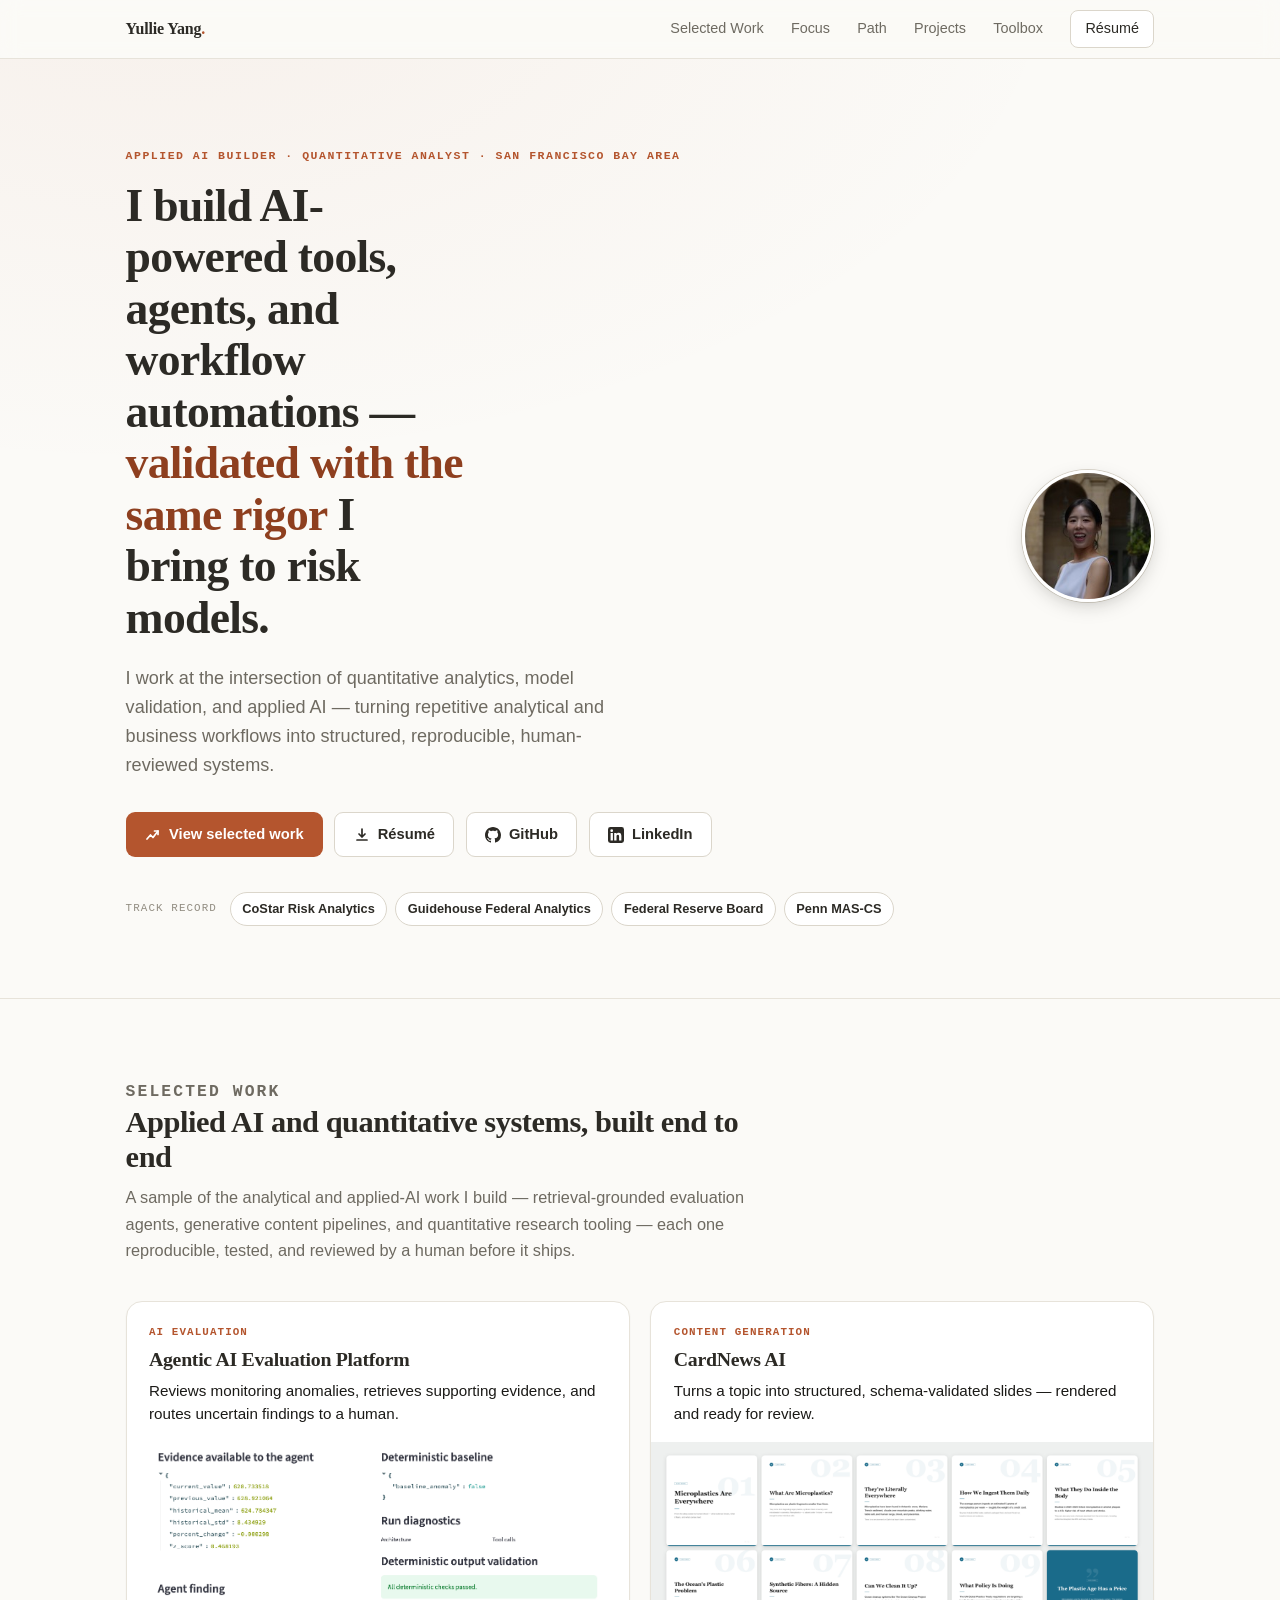
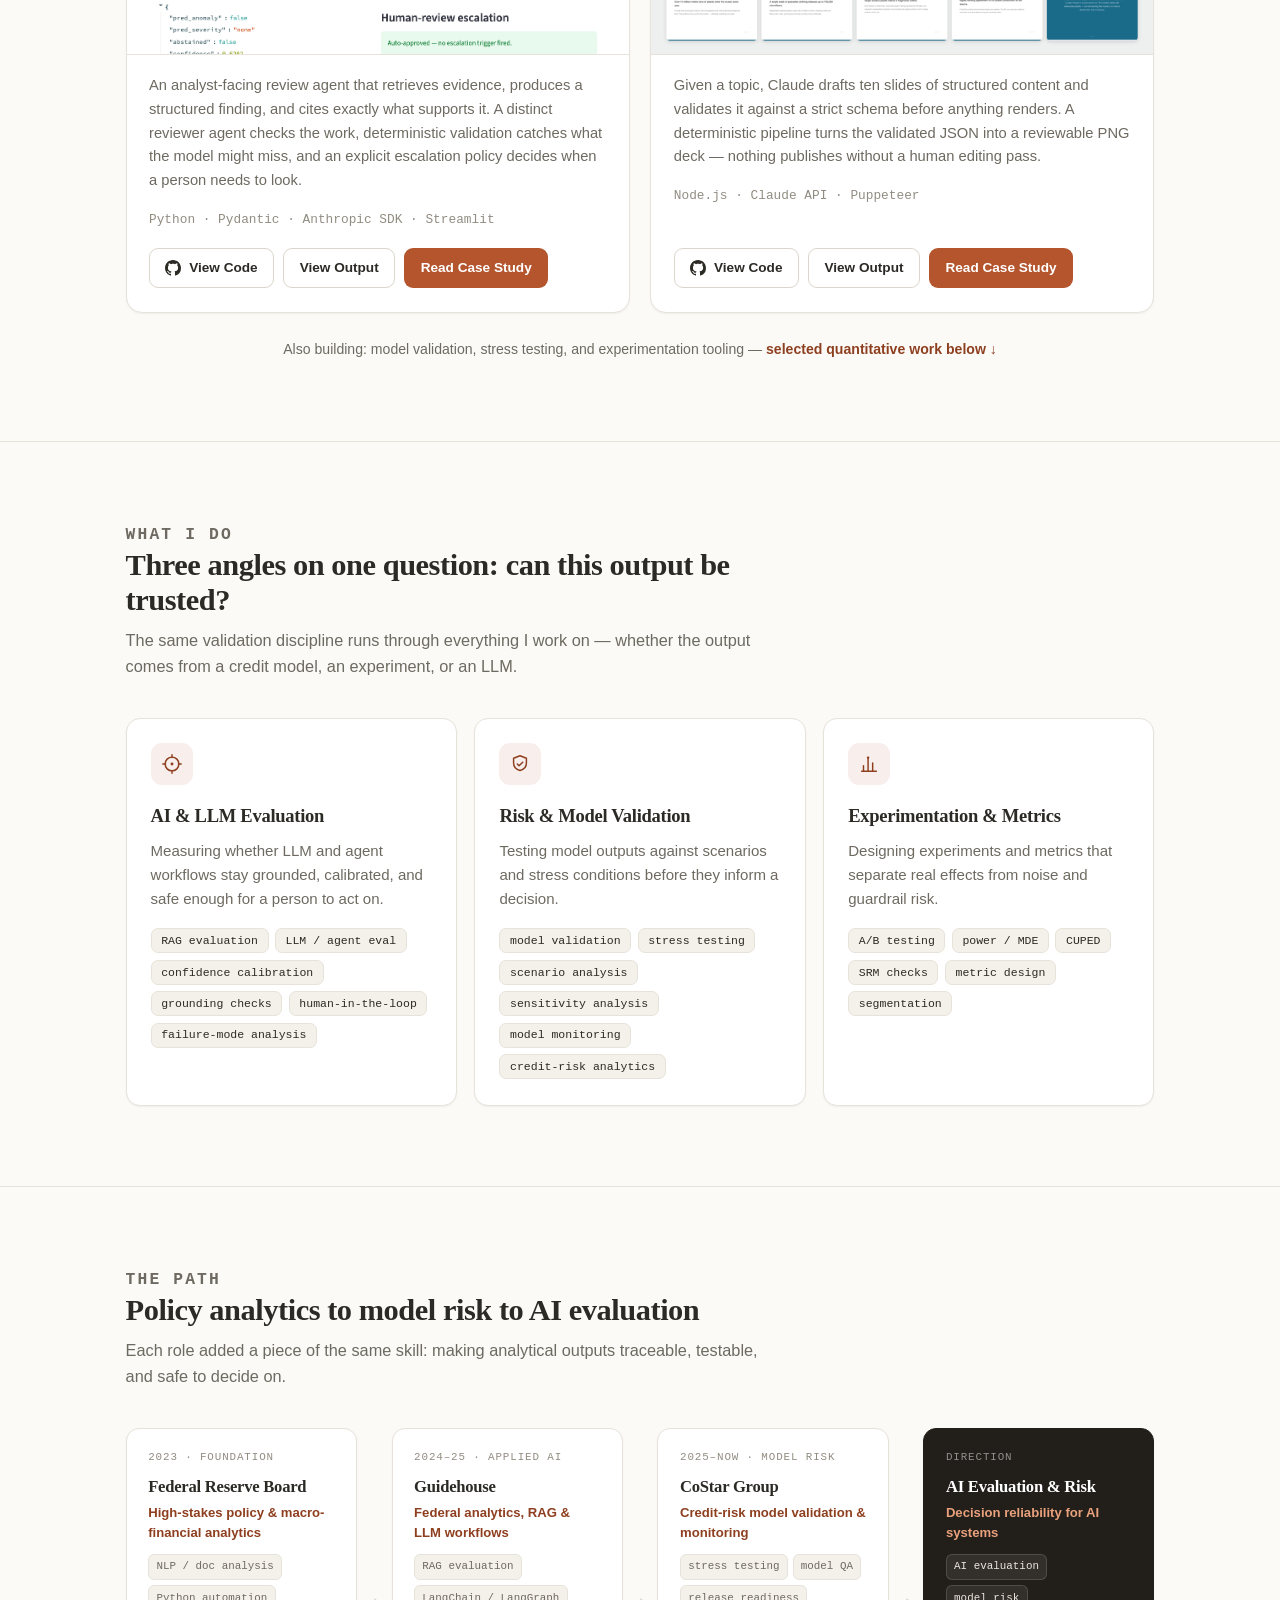
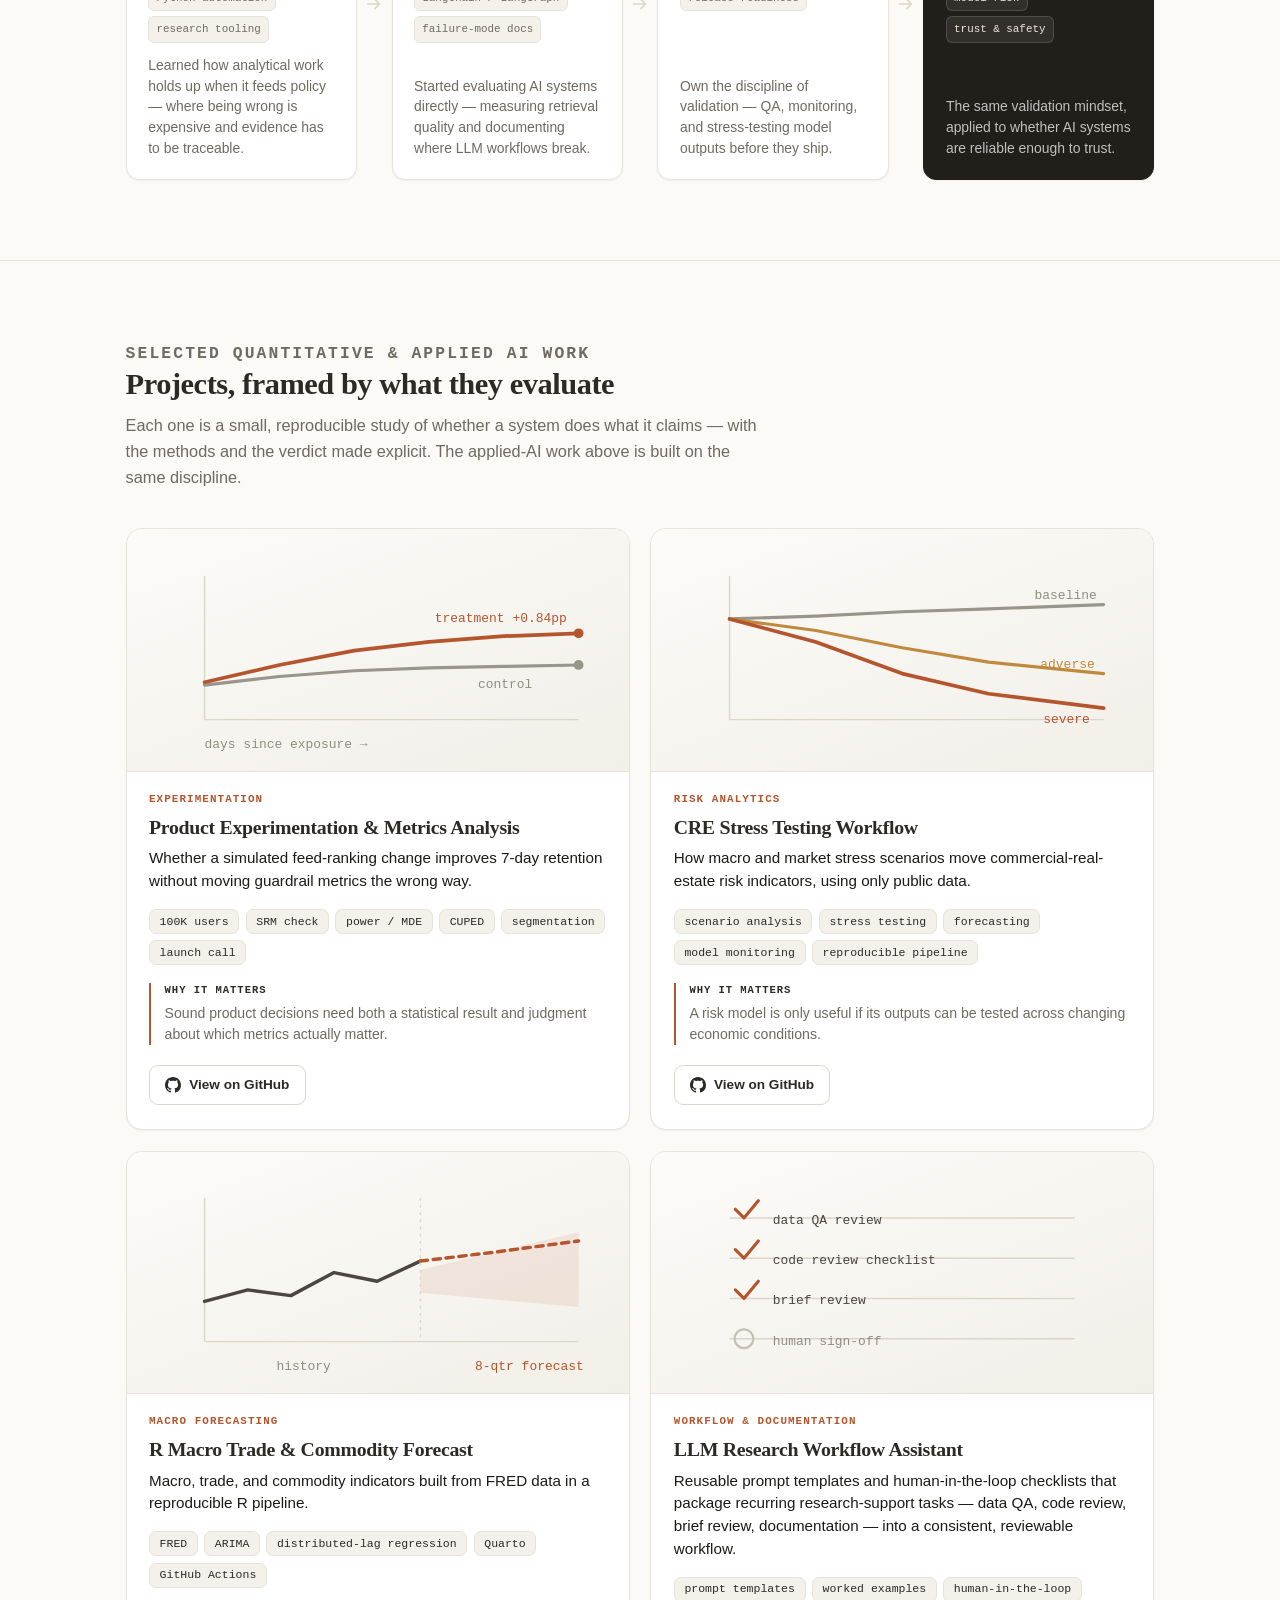
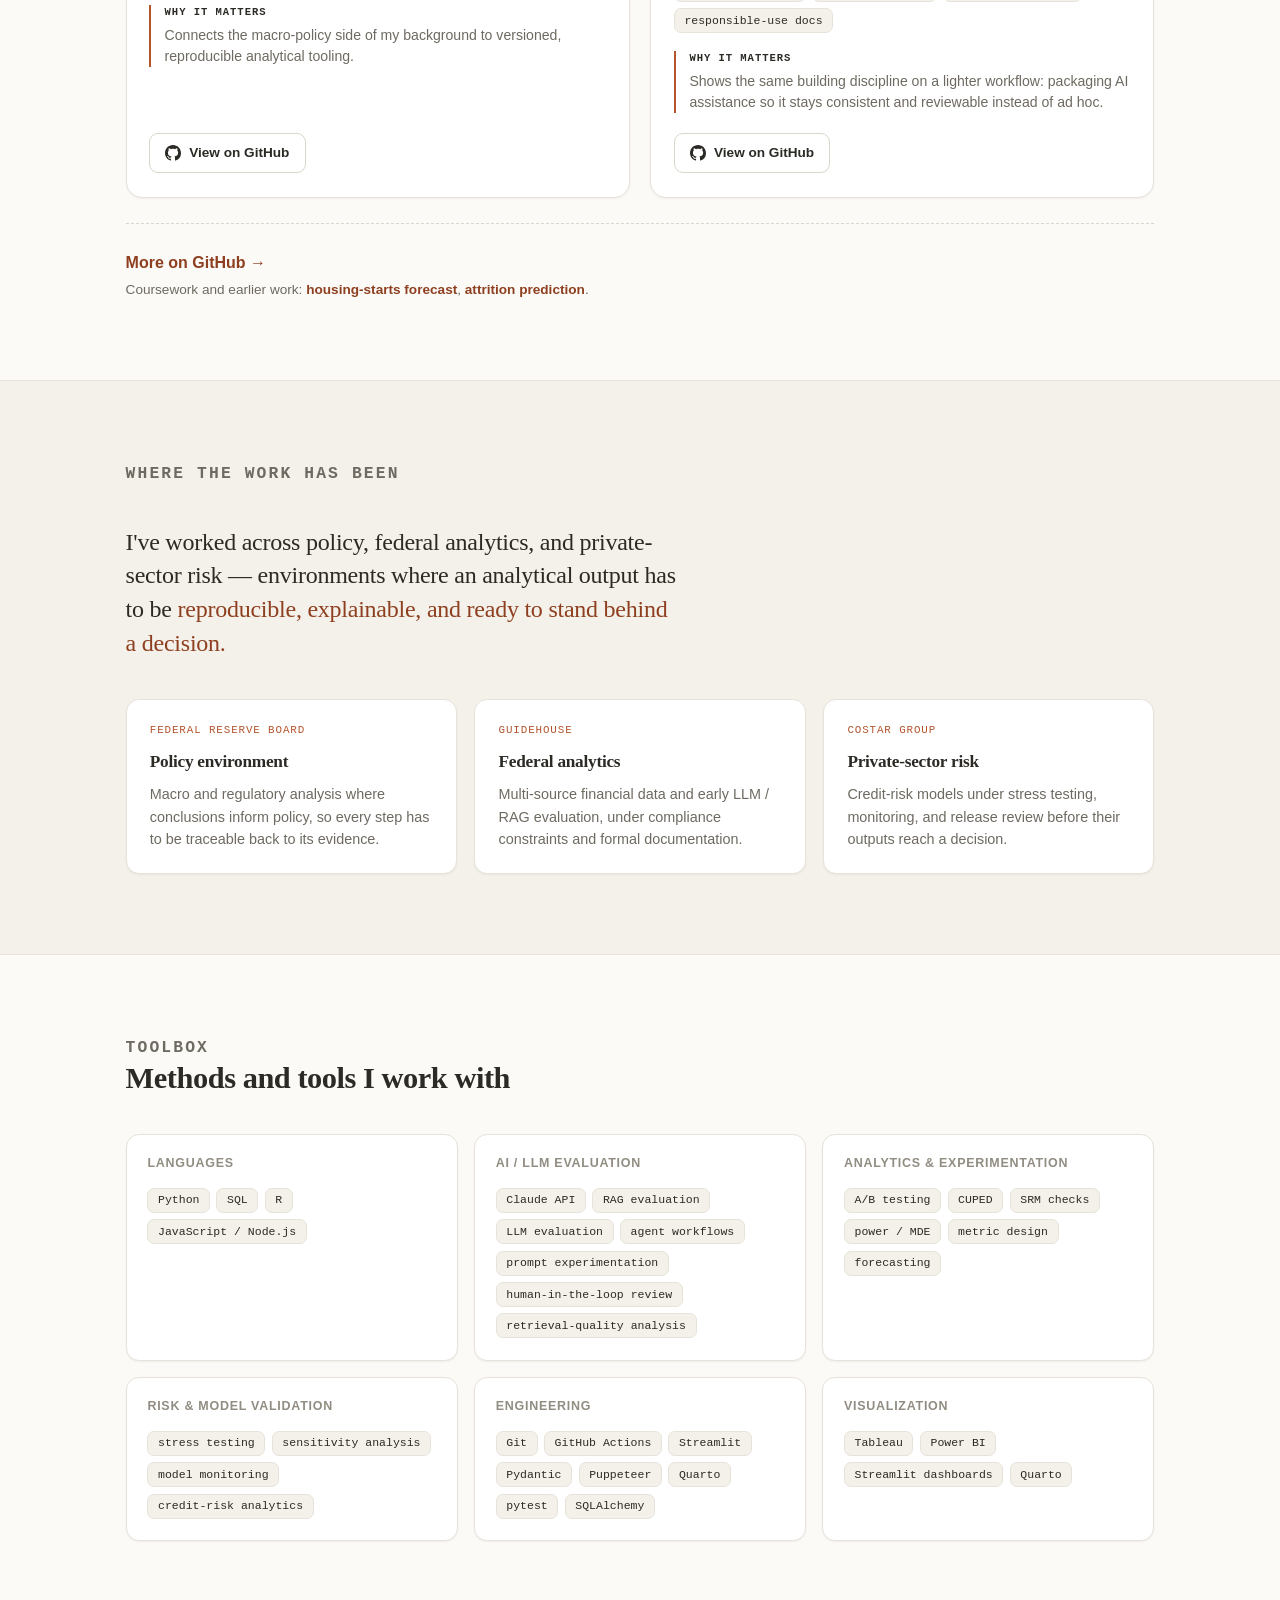
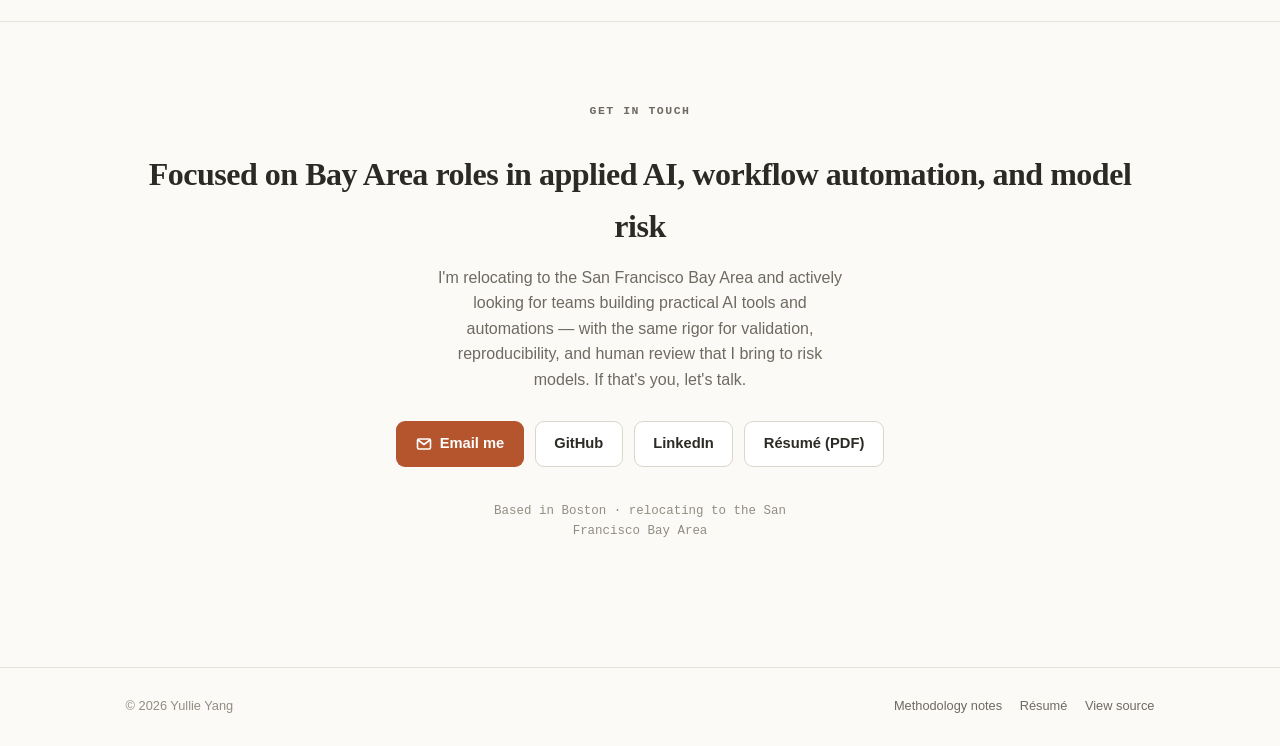
<file: index.html>
<!DOCTYPE html>
<html lang="en">
<head>
  <meta charset="UTF-8">
  <meta name="viewport" content="width=device-width, initial-scale=1">
  <title>Yullie Yang — Applied AI Builder &amp; Quantitative Analyst</title>
  <meta name="description" content="Yullie Yang — Applied AI Builder with a quantitative analytics background. Builds AI agents, workflow automations, and evaluation-first tools, grounded in model validation and experimentation. Experience at the Federal Reserve Board, Guidehouse, and CoStar.">
  <link rel="canonical" href="https://yullieyang.github.io/">
  <meta property="og:title" content="Yullie Yang — Applied AI Builder &amp; Quantitative Analyst">
  <meta property="og:description" content="I build AI-powered tools, agents, and workflow automations — with the same validation discipline I bring to risk models and experiments.">
  <meta property="og:type" content="website">
  <meta property="og:url" content="https://yullieyang.github.io/">
  <link rel="icon" href="data:image/svg+xml,%3Csvg xmlns='http://www.w3.org/2000/svg' viewBox='0 0 32 32'%3E%3Crect width='32' height='32' rx='7' fill='%23B4552E'/%3E%3Ctext x='16' y='22' font-family='Georgia,serif' font-size='17' fill='%23FBFAF7' text-anchor='middle'%3EY%3C/text%3E%3C/svg%3E">
  <link rel="stylesheet" href="assets/site.css">

  <style id="page-specific">
  </style>
</head>
<body>

<nav>
  <div class="wrap nav-inner">
    <span class="brand">Yullie&nbsp;Yang<span class="dot">.</span></span>
    <div class="nav-links">
      <a href="#featured-genai">Selected Work</a>
      <a href="#focus">Focus</a>
      <a href="#path">Path</a>
      <a href="#projects">Projects</a>
      <a href="#toolbox">Toolbox</a>
      <a class="nav-cta" href="files/YullieYangResume.pdf">Résumé</a>
    </div>
  </div>
</nav>

<!-- ============ HERO ============ -->
<header class="hero">
  <div class="wrap hero-grid">
    <div>
      <p class="eyebrow">Applied AI Builder · Quantitative Analyst · San Francisco Bay Area</p>
      <h1>I build AI-powered tools, agents, and workflow automations — <span class="hl">validated with the same rigor</span> I bring to risk models.</h1>
      <p class="hero-sub">I work at the intersection of quantitative analytics, model validation, and applied AI — turning repetitive analytical and business workflows into structured, reproducible, human-reviewed systems.</p>

      <div class="btn-row">
        <a class="btn btn-primary" href="#featured-genai">
          <svg viewBox="0 0 16 16" fill="none" stroke="currentColor" stroke-width="1.7" stroke-linecap="round" stroke-linejoin="round"><path d="M2 12l3.5-4 2.5 2.5L13 4"/><path d="M9.5 4H13v3.5"/></svg>
          View selected work
        </a>
        <a class="btn btn-ghost" href="files/YullieYangResume.pdf">
          <svg viewBox="0 0 16 16" fill="none" stroke="currentColor" stroke-width="1.7" stroke-linecap="round" stroke-linejoin="round"><path d="M8 2v8m0 0L5 7m3 3l3-3M3 13h10"/></svg>
          Résumé
        </a>
        <a class="btn btn-ghost" href="https://github.com/yullieyang">
          <svg viewBox="0 0 16 16" fill="currentColor" aria-hidden="true"><path d="M8 0C3.58 0 0 3.58 0 8c0 3.54 2.29 6.53 5.47 7.59.4.07.55-.17.55-.38 0-.19-.01-.82-.01-1.49-2.01.37-2.53-.49-2.69-.94-.09-.23-.48-.94-.82-1.13-.28-.15-.68-.52-.01-.53.63-.01 1.08.58 1.23.82.72 1.21 1.87.87 2.33.66.07-.52.28-.87.51-1.07-1.78-.2-3.64-.89-3.64-3.95 0-.87.31-1.59.82-2.15-.08-.2-.36-1.02.08-2.12 0 0 .67-.21 2.2.82.64-.18 1.32-.27 2-.27.68 0 1.36.09 2 .27 1.53-1.04 2.2-.82 2.2-.82.44 1.1.16 1.92.08 2.12.51.56.82 1.27.82 2.15 0 3.07-1.87 3.75-3.65 3.95.29.25.54.73.54 1.48 0 1.07-.01 1.93-.01 2.2 0 .21.15.46.55.38A8.01 8.01 0 0 0 16 8c0-4.42-3.58-8-8-8z"/></svg>
          GitHub
        </a>
        <a class="btn btn-ghost" href="https://linkedin.com/in/yullie-yang">
          <svg viewBox="0 0 16 16" fill="currentColor" aria-hidden="true"><path d="M13.6 0H2.4A2.4 2.4 0 0 0 0 2.4v11.2A2.4 2.4 0 0 0 2.4 16h11.2a2.4 2.4 0 0 0 2.4-2.4V2.4A2.4 2.4 0 0 0 13.6 0zM4.9 13.4H2.6V6h2.3v7.4zM3.7 5A1.34 1.34 0 1 1 3.7 2.3 1.34 1.34 0 0 1 3.7 5zm9.7 8.4h-2.3V9.8c0-.86-.02-1.97-1.2-1.97-1.2 0-1.38.94-1.38 1.9v3.67H6.2V6h2.2v1h.03c.31-.58 1.06-1.2 2.18-1.2 2.33 0 2.76 1.53 2.76 3.53v4.07z"/></svg>
          LinkedIn
        </a>
      </div>

      <div class="cred-row">
        <span class="lbl">Track record</span>
        <span class="cred">CoStar Risk Analytics</span>
        <span class="cred">Guidehouse Federal Analytics</span>
        <span class="cred">Federal Reserve Board</span>
        <span class="cred">Penn MAS-CS</span>
      </div>
    </div>
    <img class="hero-photo" src="images/profile_pic.jpg" alt="Yullie Yang">
  </div>
</header>

<!-- ============ SELECTED WORK ============ -->
<section class="section" id="featured-genai">
  <div class="wrap">
    <div class="section-head">
      <p class="eyebrow">Selected work</p>
      <h2>Applied AI and quantitative systems, built end to end</h2>
      <p>A sample of the analytical and applied-AI work I build — retrieval-grounded evaluation agents, generative content pipelines, and quantitative research tooling — each one reproducible, tested, and reviewed by a human before it ships.</p>
    </div>
    <div class="grid-2">

      <!-- Agentic AI Evaluation Platform -->
      <article class="pcard">
        <div class="pcard-head">
          <p class="cat">AI Evaluation</p>
          <h3>Agentic AI Evaluation Platform</h3>
          <p class="oneline">Reviews monitoring anomalies, retrieves supporting evidence, and routes uncertain findings to a human.</p>
        </div>
        <div class="pcard-shot pos-top">
          <img src="images/agentic/case-review-hero-homepage.png" alt="Streamlit Case Review page showing evidence available to the agent, the agent's structured finding, deterministic baseline and validation, and a human-review escalation status for one monitoring case">
        </div>
        <div class="pcard-body">
          <p class="summary">An analyst-facing review agent that retrieves evidence, produces a structured finding, and cites exactly what supports it. A distinct reviewer agent checks the work, deterministic validation catches what the model might miss, and an explicit escalation policy decides when a person needs to look.</p>
          <p class="stack">Python · Pydantic · Anthropic SDK · Streamlit</p>
          <div class="actions">
            <a class="btn btn-ghost" href="https://github.com/yullieyang/agentic-ai-evaluation-platform">
              <svg viewBox="0 0 16 16" fill="currentColor" aria-hidden="true"><path d="M8 0C3.58 0 0 3.58 0 8c0 3.54 2.29 6.53 5.47 7.59.4.07.55-.17.55-.38 0-.19-.01-.82-.01-1.49-2.01.37-2.53-.49-2.69-.94-.09-.23-.48-.94-.82-1.13-.28-.15-.68-.52-.01-.53.63-.01 1.08.58 1.23.82.72 1.21 1.87.87 2.33.66.07-.52.28-.87.51-1.07-1.78-.2-3.64-.89-3.64-3.95 0-.87.31-1.59.82-2.15-.08-.2-.36-1.02.08-2.12 0 0 .67-.21 2.2.82.64-.18 1.32-.27 2-.27.68 0 1.36.09 2 .27 1.53-1.04 2.2-.82 2.2-.82.44 1.1.16 1.92.08 2.12.51.56.82 1.27.82 2.15 0 3.07-1.87 3.75-3.65 3.95.29.25.54.73.54 1.48 0 1.07-.01 1.93-.01 2.2 0 .21.15.46.55.38A8.01 8.01 0 0 0 16 8c0-4.42-3.58-8-8-8z"/></svg>
              View Code
            </a>
            <a class="btn btn-ghost" href="https://github.com/yullieyang/agentic-ai-evaluation-platform/tree/main/outputs">View Output</a>
            <a class="btn btn-primary" href="projects/agentic-ai-evaluation-platform.html">Read Case Study</a>
          </div>
        </div>
      </article>

      <!-- CardNews AI -->
      <article class="pcard">
        <div class="pcard-head">
          <p class="cat">Content Generation</p>
          <h3>CardNews AI</h3>
          <p class="oneline">Turns a topic into structured, schema-validated slides — rendered and ready for review.</p>
        </div>
        <div class="pcard-shot">
          <img src="images/cardnews/diary-shot.png" alt="5 by 2 thumbnail grid of ten rendered card-news slides on the topic Microplastics Are Everywhere, editorial layout with serif headlines and numeral watermarks">
        </div>
        <div class="pcard-body">
          <p class="summary">Given a topic, Claude drafts ten slides of structured content and validates it against a strict schema before anything renders. A deterministic pipeline turns the validated JSON into a reviewable PNG deck — nothing publishes without a human editing pass.</p>
          <p class="stack">Node.js · Claude API · Puppeteer</p>
          <div class="actions">
            <a class="btn btn-ghost" href="https://github.com/yullieyang/cardnews">
              <svg viewBox="0 0 16 16" fill="currentColor" aria-hidden="true"><path d="M8 0C3.58 0 0 3.58 0 8c0 3.54 2.29 6.53 5.47 7.59.4.07.55-.17.55-.38 0-.19-.01-.82-.01-1.49-2.01.37-2.53-.49-2.69-.94-.09-.23-.48-.94-.82-1.13-.28-.15-.68-.52-.01-.53.63-.01 1.08.58 1.23.82.72 1.21 1.87.87 2.33.66.07-.52.28-.87.51-1.07-1.78-.2-3.64-.89-3.64-3.95 0-.87.31-1.59.82-2.15-.08-.2-.36-1.02.08-2.12 0 0 .67-.21 2.2.82.64-.18 1.32-.27 2-.27.68 0 1.36.09 2 .27 1.53-1.04 2.2-.82 2.2-.82.44 1.1.16 1.92.08 2.12.51.56.82 1.27.82 2.15 0 3.07-1.87 3.75-3.65 3.95.29.25.54.73.54 1.48 0 1.07-.01 1.93-.01 2.2 0 .21.15.46.55.38A8.01 8.01 0 0 0 16 8c0-4.42-3.58-8-8-8z"/></svg>
              View Code
            </a>
            <a class="btn btn-ghost" href="https://github.com/yullieyang/cardnews/tree/main/output/microplastics-everywhere-what-we-know">View Output</a>
            <a class="btn btn-primary" href="projects/cardnews.html">Read Case Study</a>
          </div>
        </div>
      </article>

    </div>
    <p class="bridge-line">Also building: model validation, stress testing, and experimentation tooling — <a href="#projects">selected quantitative work below ↓</a></p>
  </div>
</section>

<!-- ============ THREE PILLARS ============ -->
<section class="section" id="focus">
  <div class="wrap">
    <div class="section-head">
      <p class="eyebrow">What I do</p>
      <h2>Three angles on one question: can this output be trusted?</h2>
      <p>The same validation discipline runs through everything I work on — whether the output comes from a credit model, an experiment, or an LLM.</p>
    </div>
    <div class="grid-3">

      <div class="pillar">
        <div class="pillar-ic">
          <svg viewBox="0 0 24 24" fill="none" stroke="currentColor" stroke-width="1.6" stroke-linecap="round" stroke-linejoin="round"><circle cx="12" cy="12" r="7.5"/><circle cx="12" cy="12" r="1.6" fill="currentColor" stroke="none"/><path d="M12 2v3M12 19v3M2 12h3M19 12h3"/></svg>
        </div>
        <h3>AI &amp; LLM Evaluation</h3>
        <p>Measuring whether LLM and agent workflows stay grounded, calibrated, and safe enough for a person to act on.</p>
        <ul class="chips">
          <li class="chip">RAG evaluation</li>
          <li class="chip">LLM / agent eval</li>
          <li class="chip">confidence calibration</li>
          <li class="chip">grounding checks</li>
          <li class="chip">human-in-the-loop</li>
          <li class="chip">failure-mode analysis</li>
        </ul>
      </div>

      <div class="pillar">
        <div class="pillar-ic">
          <svg viewBox="0 0 24 24" fill="none" stroke="currentColor" stroke-width="1.6" stroke-linecap="round" stroke-linejoin="round"><path d="M12 3l7 2.7v5.1c0 4.4-3 7.2-7 8.2-4-1-7-3.8-7-8.2V5.7z"/><path d="M9 12l2 2 4-4"/></svg>
        </div>
        <h3>Risk &amp; Model Validation</h3>
        <p>Testing model outputs against scenarios and stress conditions before they inform a decision.</p>
        <ul class="chips">
          <li class="chip">model validation</li>
          <li class="chip">stress testing</li>
          <li class="chip">scenario analysis</li>
          <li class="chip">sensitivity analysis</li>
          <li class="chip">model monitoring</li>
          <li class="chip">credit-risk analytics</li>
        </ul>
      </div>

      <div class="pillar">
        <div class="pillar-ic">
          <svg viewBox="0 0 24 24" fill="none" stroke="currentColor" stroke-width="1.6" stroke-linecap="round" stroke-linejoin="round"><path d="M4 20h16"/><path d="M6 20v-6M11 20V5M16 20v-9"/><circle cx="11" cy="5" r="1.3" fill="currentColor" stroke="none"/></svg>
        </div>
        <h3>Experimentation &amp; Metrics</h3>
        <p>Designing experiments and metrics that separate real effects from noise and guardrail risk.</p>
        <ul class="chips">
          <li class="chip">A/B testing</li>
          <li class="chip">power / MDE</li>
          <li class="chip">CUPED</li>
          <li class="chip">SRM checks</li>
          <li class="chip">metric design</li>
          <li class="chip">segmentation</li>
        </ul>
      </div>

    </div>
  </div>
</section>

<!-- ============ CAREER MAP ============ -->
<section class="section" id="path">
  <div class="wrap">
    <div class="section-head">
      <p class="eyebrow">The path</p>
      <h2>Policy analytics to model risk to AI evaluation</h2>
      <p>Each role added a piece of the same skill: making analytical outputs traceable, testable, and safe to decide on.</p>
    </div>
    <div class="map">

      <div class="map-node">
        <span class="step">2023 · Foundation</span>
        <h3>Federal Reserve Board</h3>
        <p class="domain">High-stakes policy &amp; macro-financial analytics</p>
        <div class="kw"><span>NLP / doc analysis</span><span>Python automation</span><span>research tooling</span></div>
        <p>Learned how analytical work holds up when it feeds policy — where being wrong is expensive and evidence has to be traceable.</p>
      </div>

      <div class="map-arrow"><svg viewBox="0 0 24 24" fill="none" stroke="currentColor" stroke-width="1.8" stroke-linecap="round" stroke-linejoin="round"><path d="M5 12h13m0 0l-5-5m5 5l-5 5"/></svg></div>

      <div class="map-node">
        <span class="step">2024–25 · Applied AI</span>
        <h3>Guidehouse</h3>
        <p class="domain">Federal analytics, RAG &amp; LLM workflows</p>
        <div class="kw"><span>RAG evaluation</span><span>LangChain / LangGraph</span><span>failure-mode docs</span></div>
        <p>Started evaluating AI systems directly — measuring retrieval quality and documenting where LLM workflows break.</p>
      </div>

      <div class="map-arrow"><svg viewBox="0 0 24 24" fill="none" stroke="currentColor" stroke-width="1.8" stroke-linecap="round" stroke-linejoin="round"><path d="M5 12h13m0 0l-5-5m5 5l-5 5"/></svg></div>

      <div class="map-node">
        <span class="step">2025–now · Model risk</span>
        <h3>CoStar Group</h3>
        <p class="domain">Credit-risk model validation &amp; monitoring</p>
        <div class="kw"><span>stress testing</span><span>model QA</span><span>release readiness</span></div>
        <p>Own the discipline of validation — QA, monitoring, and stress-testing model outputs before they ship.</p>
      </div>

      <div class="map-arrow"><svg viewBox="0 0 24 24" fill="none" stroke="currentColor" stroke-width="1.8" stroke-linecap="round" stroke-linejoin="round"><path d="M5 12h13m0 0l-5-5m5 5l-5 5"/></svg></div>

      <div class="map-node is-target">
        <span class="step">Direction</span>
        <h3>AI Evaluation &amp; Risk</h3>
        <p class="domain">Decision reliability for AI systems</p>
        <div class="kw"><span>AI evaluation</span><span>model risk</span><span>trust &amp; safety</span></div>
        <p>The same validation mindset, applied to whether AI systems are reliable enough to trust.</p>
      </div>

    </div>
  </div>
</section>

<!-- ============ QUANT + APPLIED AI PROJECTS ============ -->
<section class="section" id="projects">
  <div class="wrap">
    <div class="section-head">
      <p class="eyebrow">Selected quantitative &amp; applied AI work</p>
      <h2>Projects, framed by what they evaluate</h2>
      <p>Each one is a small, reproducible study of whether a system does what it claims — with the methods and the verdict made explicit. The applied-AI work above is built on the same discipline.</p>
    </div>
    <div class="grid-2">

      <!-- P2 -->
      <article class="pcard">
        <div class="pcard-media">
          <!-- Treatment vs control retention -->
          <svg viewBox="0 0 320 150" role="img" aria-label="Treatment versus control retention over time, treatment above control">
            <line x1="40" y1="120" x2="300" y2="120" stroke="#DBD6CB" stroke-width="1"/>
            <line x1="40" y1="20" x2="40" y2="120" stroke="#DBD6CB" stroke-width="1"/>
            <polyline points="40,96 92,90 144,86 196,84 248,83 300,82" fill="none" stroke="#9A958A" stroke-width="2.2" stroke-linecap="round" stroke-linejoin="round"/>
            <polyline points="40,94 92,82 144,72 196,66 248,62 300,60" fill="none" stroke="#B4552E" stroke-width="2.6" stroke-linecap="round" stroke-linejoin="round"/>
            <circle cx="300" cy="60" r="3.4" fill="#B4552E"/>
            <circle cx="300" cy="82" r="3.4" fill="#9A958A"/>
            <text x="200" y="52" font-family="ui-monospace,monospace" font-size="9" fill="#B4552E">treatment  +0.84pp</text>
            <text x="230" y="98" font-family="ui-monospace,monospace" font-size="9" fill="#928D82">control</text>
            <text x="40" y="140" font-family="ui-monospace,monospace" font-size="9" fill="#928D82">days since exposure →</text>
          </svg>
        </div>
        <div class="pcard-body">
          <p class="cat">Experimentation</p>
          <h3>Product Experimentation &amp; Metrics Analysis</h3>
          <p class="evals">Whether a simulated feed-ranking change improves 7-day retention without moving guardrail metrics the wrong way.</p>
          <ul class="chips">
            <li class="chip">100K users</li>
            <li class="chip">SRM check</li>
            <li class="chip">power / MDE</li>
            <li class="chip">CUPED</li>
            <li class="chip">segmentation</li>
            <li class="chip">launch call</li>
          </ul>
          <p class="why"><b>Why it matters</b>Sound product decisions need both a statistical result and judgment about which metrics actually matter.</p>
          <div class="actions">
            <a class="btn btn-ghost" href="https://github.com/yullieyang/product-ab-experiment">
              <svg viewBox="0 0 16 16" fill="currentColor" aria-hidden="true"><path d="M8 0C3.58 0 0 3.58 0 8c0 3.54 2.29 6.53 5.47 7.59.4.07.55-.17.55-.38 0-.19-.01-.82-.01-1.49-2.01.37-2.53-.49-2.69-.94-.09-.23-.48-.94-.82-1.13-.28-.15-.68-.52-.01-.53.63-.01 1.08.58 1.23.82.72 1.21 1.87.87 2.33.66.07-.52.28-.87.51-1.07-1.78-.2-3.64-.89-3.64-3.95 0-.87.31-1.59.82-2.15-.08-.2-.36-1.02.08-2.12 0 0 .67-.21 2.2.82.64-.18 1.32-.27 2-.27.68 0 1.36.09 2 .27 1.53-1.04 2.2-.82 2.2-.82.44 1.1.16 1.92.08 2.12.51.56.82 1.27.82 2.15 0 3.07-1.87 3.75-3.65 3.95.29.25.54.73.54 1.48 0 1.07-.01 1.93-.01 2.2 0 .21.15.46.55.38A8.01 8.01 0 0 0 16 8c0-4.42-3.58-8-8-8z"/></svg>
              View on GitHub
            </a>
          </div>
        </div>
      </article>

      <!-- P3 -->
      <article class="pcard">
        <div class="pcard-media">
          <!-- Baseline / adverse / severe scenario fan -->
          <svg viewBox="0 0 320 150" role="img" aria-label="Baseline, adverse, and severe stress scenarios diverging downward">
            <line x1="40" y1="120" x2="300" y2="120" stroke="#DBD6CB" stroke-width="1"/>
            <line x1="40" y1="20" x2="40" y2="120" stroke="#DBD6CB" stroke-width="1"/>
            <polyline points="40,50 100,48 160,45 220,43 300,40" fill="none" stroke="#9A958A" stroke-width="2.2" stroke-linecap="round" stroke-linejoin="round"/>
            <polyline points="40,50 100,58 160,70 220,80 300,88" fill="none" stroke="#C08A3E" stroke-width="2.2" stroke-linecap="round" stroke-linejoin="round"/>
            <polyline points="40,50 100,66 160,88 220,102 300,112" fill="none" stroke="#B4552E" stroke-width="2.6" stroke-linecap="round" stroke-linejoin="round"/>
            <text x="252" y="36" font-family="ui-monospace,monospace" font-size="9" fill="#928D82">baseline</text>
            <text x="256" y="84" font-family="ui-monospace,monospace" font-size="9" fill="#C08A3E">adverse</text>
            <text x="258" y="122" font-family="ui-monospace,monospace" font-size="9" fill="#B4552E">severe</text>
          </svg>
        </div>
        <div class="pcard-body">
          <p class="cat">Risk Analytics</p>
          <h3>CRE Stress Testing Workflow</h3>
          <p class="evals">How macro and market stress scenarios move commercial-real-estate risk indicators, using only public data.</p>
          <ul class="chips">
            <li class="chip">scenario analysis</li>
            <li class="chip">stress testing</li>
            <li class="chip">forecasting</li>
            <li class="chip">model monitoring</li>
            <li class="chip">reproducible pipeline</li>
          </ul>
          <p class="why"><b>Why it matters</b>A risk model is only useful if its outputs can be tested across changing economic conditions.</p>
          <div class="actions">
            <a class="btn btn-ghost" href="https://github.com/yullieyang/cre_stress_test">
              <svg viewBox="0 0 16 16" fill="currentColor" aria-hidden="true"><path d="M8 0C3.58 0 0 3.58 0 8c0 3.54 2.29 6.53 5.47 7.59.4.07.55-.17.55-.38 0-.19-.01-.82-.01-1.49-2.01.37-2.53-.49-2.69-.94-.09-.23-.48-.94-.82-1.13-.28-.15-.68-.52-.01-.53.63-.01 1.08.58 1.23.82.72 1.21 1.87.87 2.33.66.07-.52.28-.87.51-1.07-1.78-.2-3.64-.89-3.64-3.95 0-.87.31-1.59.82-2.15-.08-.2-.36-1.02.08-2.12 0 0 .67-.21 2.2.82.64-.18 1.32-.27 2-.27.68 0 1.36.09 2 .27 1.53-1.04 2.2-.82 2.2-.82.44 1.1.16 1.92.08 2.12.51.56.82 1.27.82 2.15 0 3.07-1.87 3.75-3.65 3.95.29.25.54.73.54 1.48 0 1.07-.01 1.93-.01 2.2 0 .21.15.46.55.38A8.01 8.01 0 0 0 16 8c0-4.42-3.58-8-8-8z"/></svg>
              View on GitHub
            </a>
          </div>
        </div>
      </article>

      <!-- P4 -->
      <article class="pcard">
        <div class="pcard-media">
          <!-- History + forecast with confidence band -->
          <svg viewBox="0 0 320 150" role="img" aria-label="Historical series with forecast and confidence band">
            <line x1="40" y1="120" x2="300" y2="120" stroke="#DBD6CB" stroke-width="1"/>
            <line x1="40" y1="20" x2="40" y2="120" stroke="#DBD6CB" stroke-width="1"/>
            <path d="M190,70 L300,44 L300,96 L190,86 Z" fill="#B4552E" fill-opacity="0.10"/>
            <polyline points="40,92 70,84 100,88 130,72 160,78 190,64" fill="none" stroke="#4A4640" stroke-width="2.4" stroke-linecap="round" stroke-linejoin="round"/>
            <polyline points="190,64 240,58 300,50" fill="none" stroke="#B4552E" stroke-width="2.4" stroke-dasharray="5 4" stroke-linecap="round" stroke-linejoin="round"/>
            <line x1="190" y1="20" x2="190" y2="120" stroke="#DBD6CB" stroke-width="1" stroke-dasharray="2 3"/>
            <text x="90" y="140" font-family="ui-monospace,monospace" font-size="9" fill="#928D82">history</text>
            <text x="228" y="140" font-family="ui-monospace,monospace" font-size="9" fill="#B4552E">8-qtr forecast</text>
          </svg>
        </div>
        <div class="pcard-body">
          <p class="cat">Macro Forecasting</p>
          <h3>R Macro Trade &amp; Commodity Forecast</h3>
          <p class="evals">Macro, trade, and commodity indicators built from FRED data in a reproducible R pipeline.</p>
          <ul class="chips">
            <li class="chip">FRED</li>
            <li class="chip">ARIMA</li>
            <li class="chip">distributed-lag regression</li>
            <li class="chip">Quarto</li>
            <li class="chip">GitHub Actions</li>
          </ul>
          <p class="why"><b>Why it matters</b>Connects the macro-policy side of my background to versioned, reproducible analytical tooling.</p>
          <div class="actions">
            <a class="btn btn-ghost" href="https://github.com/yullieyang/r-macro-trade-commodity-forecast">
              <svg viewBox="0 0 16 16" fill="currentColor" aria-hidden="true"><path d="M8 0C3.58 0 0 3.58 0 8c0 3.54 2.29 6.53 5.47 7.59.4.07.55-.17.55-.38 0-.19-.01-.82-.01-1.49-2.01.37-2.53-.49-2.69-.94-.09-.23-.48-.94-.82-1.13-.28-.15-.68-.52-.01-.53.63-.01 1.08.58 1.23.82.72 1.21 1.87.87 2.33.66.07-.52.28-.87.51-1.07-1.78-.2-3.64-.89-3.64-3.95 0-.87.31-1.59.82-2.15-.08-.2-.36-1.02.08-2.12 0 0 .67-.21 2.2.82.64-.18 1.32-.27 2-.27.68 0 1.36.09 2 .27 1.53-1.04 2.2-.82 2.2-.82.44 1.1.16 1.92.08 2.12.51.56.82 1.27.82 2.15 0 3.07-1.87 3.75-3.65 3.95.29.25.54.73.54 1.48 0 1.07-.01 1.93-.01 2.2 0 .21.15.46.55.38A8.01 8.01 0 0 0 16 8c0-4.42-3.58-8-8-8z"/></svg>
              View on GitHub
            </a>
          </div>
        </div>
      </article>

      <!-- P5 -->
      <article class="pcard">
        <div class="pcard-media">
          <!-- Checklist / workflow steps -->
          <svg viewBox="0 0 320 150" role="img" aria-label="Checklist of research-workflow review steps">
            <g stroke="#DBD6CB" stroke-width="1"><line x1="40" y1="34" x2="280" y2="34"/><line x1="40" y1="62" x2="280" y2="62"/><line x1="40" y1="90" x2="280" y2="90"/><line x1="40" y1="118" x2="280" y2="118"/></g>
            <g fill="none" stroke="#B4552E" stroke-width="2.2" stroke-linecap="round" stroke-linejoin="round">
              <path d="M44,28l6,6 10-12" transform="translate(0,0)"/>
              <path d="M44,56l6,6 10-12"/>
              <path d="M44,84l6,6 10-12"/>
            </g>
            <circle cx="50" cy="118" r="6.5" fill="none" stroke="#C7C1B5" stroke-width="1.6"/>
            <text x="70" y="38" font-family="ui-monospace,monospace" font-size="9" fill="#4A4640">data QA review</text>
            <text x="70" y="66" font-family="ui-monospace,monospace" font-size="9" fill="#4A4640">code review checklist</text>
            <text x="70" y="94" font-family="ui-monospace,monospace" font-size="9" fill="#4A4640">brief review</text>
            <text x="70" y="122" font-family="ui-monospace,monospace" font-size="9" fill="#928D82">human sign-off</text>
          </svg>
        </div>
        <div class="pcard-body">
          <p class="cat">Workflow &amp; Documentation</p>
          <h3>LLM Research Workflow Assistant</h3>
          <p class="evals">Reusable prompt templates and human-in-the-loop checklists that package recurring research-support tasks — data QA, code review, brief review, documentation — into a consistent, reviewable workflow.</p>
          <ul class="chips">
            <li class="chip">prompt templates</li>
            <li class="chip">worked examples</li>
            <li class="chip">human-in-the-loop</li>
            <li class="chip">responsible-use docs</li>
          </ul>
          <p class="why"><b>Why it matters</b>Shows the same building discipline on a lighter workflow: packaging AI assistance so it stays consistent and reviewable instead of ad hoc.</p>
          <div class="actions">
            <a class="btn btn-ghost" href="https://github.com/yullieyang/llm-research-workflow-assistant">
              <svg viewBox="0 0 16 16" fill="currentColor" aria-hidden="true"><path d="M8 0C3.58 0 0 3.58 0 8c0 3.54 2.29 6.53 5.47 7.59.4.07.55-.17.55-.38 0-.19-.01-.82-.01-1.49-2.01.37-2.53-.49-2.69-.94-.09-.23-.48-.94-.82-1.13-.28-.15-.68-.52-.01-.53.63-.01 1.08.58 1.23.82.72 1.21 1.87.87 2.33.66.07-.52.28-.87.51-1.07-1.78-.2-3.64-.89-3.64-3.95 0-.87.31-1.59.82-2.15-.08-.2-.36-1.02.08-2.12 0 0 .67-.21 2.2.82.64-.18 1.32-.27 2-.27.68 0 1.36.09 2 .27 1.53-1.04 2.2-.82 2.2-.82.44 1.1.16 1.92.08 2.12.51.56.82 1.27.82 2.15 0 3.07-1.87 3.75-3.65 3.95.29.25.54.73.54 1.48 0 1.07-.01 1.93-.01 2.2 0 .21.15.46.55.38A8.01 8.01 0 0 0 16 8c0-4.42-3.58-8-8-8z"/></svg>
              View on GitHub
            </a>
          </div>
        </div>
      </article>

    </div>

    <div class="more-strip">
      <div class="more-item">
        <a href="https://github.com/yullieyang">More on GitHub →</a>
        <p>Coursework and earlier work: <a href="housingstarts.html">housing-starts forecast</a>, <a href="employeeattirtionprediction.html">attrition prediction</a>.</p>
      </div>
    </div>
  </div>
</section>

<!-- ============ HIGH-STAKES ENVIRONMENTS ============ -->
<section class="section band" id="environments">
  <div class="wrap">
    <div class="section-head">
      <p class="eyebrow">Where the work has been</p>
    </div>
    <p class="lead">I've worked across policy, federal analytics, and private-sector risk — environments where an analytical output has to be <span class="hl">reproducible, explainable, and ready to stand behind a decision.</span></p>
    <div class="grid-3">
      <div class="env">
        <p class="org">Federal Reserve Board</p>
        <h3>Policy environment</h3>
        <p>Macro and regulatory analysis where conclusions inform policy, so every step has to be traceable back to its evidence.</p>
      </div>
      <div class="env">
        <p class="org">Guidehouse</p>
        <h3>Federal analytics</h3>
        <p>Multi-source financial data and early LLM / RAG evaluation, under compliance constraints and formal documentation.</p>
      </div>
      <div class="env">
        <p class="org">CoStar Group</p>
        <h3>Private-sector risk</h3>
        <p>Credit-risk models under stress testing, monitoring, and release review before their outputs reach a decision.</p>
      </div>
    </div>
  </div>
</section>

<!-- ============ TOOLBOX ============ -->
<section class="section" id="toolbox">
  <div class="wrap">
    <div class="section-head">
      <p class="eyebrow">Toolbox</p>
      <h2>Methods and tools I work with</h2>
    </div>
    <div class="tools">
      <div class="tool">
        <h3>Languages</h3>
        <ul class="chips"><li class="chip">Python</li><li class="chip">SQL</li><li class="chip">R</li><li class="chip">JavaScript / Node.js</li></ul>
      </div>
      <div class="tool">
        <h3>AI / LLM Evaluation</h3>
        <ul class="chips"><li class="chip">Claude API</li><li class="chip">RAG evaluation</li><li class="chip">LLM evaluation</li><li class="chip">agent workflows</li><li class="chip">prompt experimentation</li><li class="chip">human-in-the-loop review</li><li class="chip">retrieval-quality analysis</li></ul>
      </div>
      <div class="tool">
        <h3>Analytics &amp; Experimentation</h3>
        <ul class="chips"><li class="chip">A/B testing</li><li class="chip">CUPED</li><li class="chip">SRM checks</li><li class="chip">power / MDE</li><li class="chip">metric design</li><li class="chip">forecasting</li></ul>
      </div>
      <div class="tool">
        <h3>Risk &amp; Model Validation</h3>
        <ul class="chips"><li class="chip">stress testing</li><li class="chip">sensitivity analysis</li><li class="chip">model monitoring</li><li class="chip">credit-risk analytics</li></ul>
      </div>
      <div class="tool">
        <h3>Engineering</h3>
        <ul class="chips"><li class="chip">Git</li><li class="chip">GitHub Actions</li><li class="chip">Streamlit</li><li class="chip">Pydantic</li><li class="chip">Puppeteer</li><li class="chip">Quarto</li><li class="chip">pytest</li><li class="chip">SQLAlchemy</li></ul>
      </div>
      <div class="tool">
        <h3>Visualization</h3>
        <ul class="chips"><li class="chip">Tableau</li><li class="chip">Power BI</li><li class="chip">Streamlit dashboards</li><li class="chip">Quarto</li></ul>
      </div>
    </div>
  </div>
</section>

<!-- ============ CONTACT ============ -->
<section class="section contact" id="contact">
  <div class="wrap">
    <p class="eyebrow" style="text-align:center;">Get in touch</p>
    <h2>Focused on Bay Area roles in applied AI, workflow automation, and model risk</h2>
    <p>I'm relocating to the San Francisco Bay Area and actively looking for teams building practical AI tools and automations — with the same rigor for validation, reproducibility, and human review that I bring to risk models. If that's you, let's talk.</p>
    <div class="btn-row">
      <a class="btn btn-primary" href="mailto:yullieyang@gmail.com">
        <svg viewBox="0 0 16 16" fill="none" stroke="currentColor" stroke-width="1.6" stroke-linecap="round" stroke-linejoin="round"><rect x="1.5" y="3" width="13" height="10" rx="1.5"/><path d="M2 4l6 4.5L14 4"/></svg>
        Email me
      </a>
      <a class="btn btn-ghost" href="https://github.com/yullieyang">GitHub</a>
      <a class="btn btn-ghost" href="https://linkedin.com/in/yullie-yang">LinkedIn</a>
      <a class="btn btn-ghost" href="files/YullieYangResume.pdf">Résumé (PDF)</a>
    </div>
    <p class="loc">Based in Boston · relocating to the San Francisco Bay Area</p>
  </div>
</section>

<footer>
  <div class="wrap" style="display:flex; flex-wrap:wrap; gap:0.5rem 1.4rem; justify-content:space-between; align-items:center; width:100%;">
    <span>&copy; <span id="year"></span> Yullie Yang</span>
    <span class="foot-links">
      <a href="notes/passthrough-what-it-says.html">Methodology notes</a>
      <a href="files/YullieYangResume.pdf">Résumé</a>
      <a href="https://github.com/yullieyang/yullieyang.github.io">View source</a>
    </span>
  </div>
</footer>

<script>document.getElementById('year').textContent = new Date().getFullYear();</script>

</body>
</html>
</file>
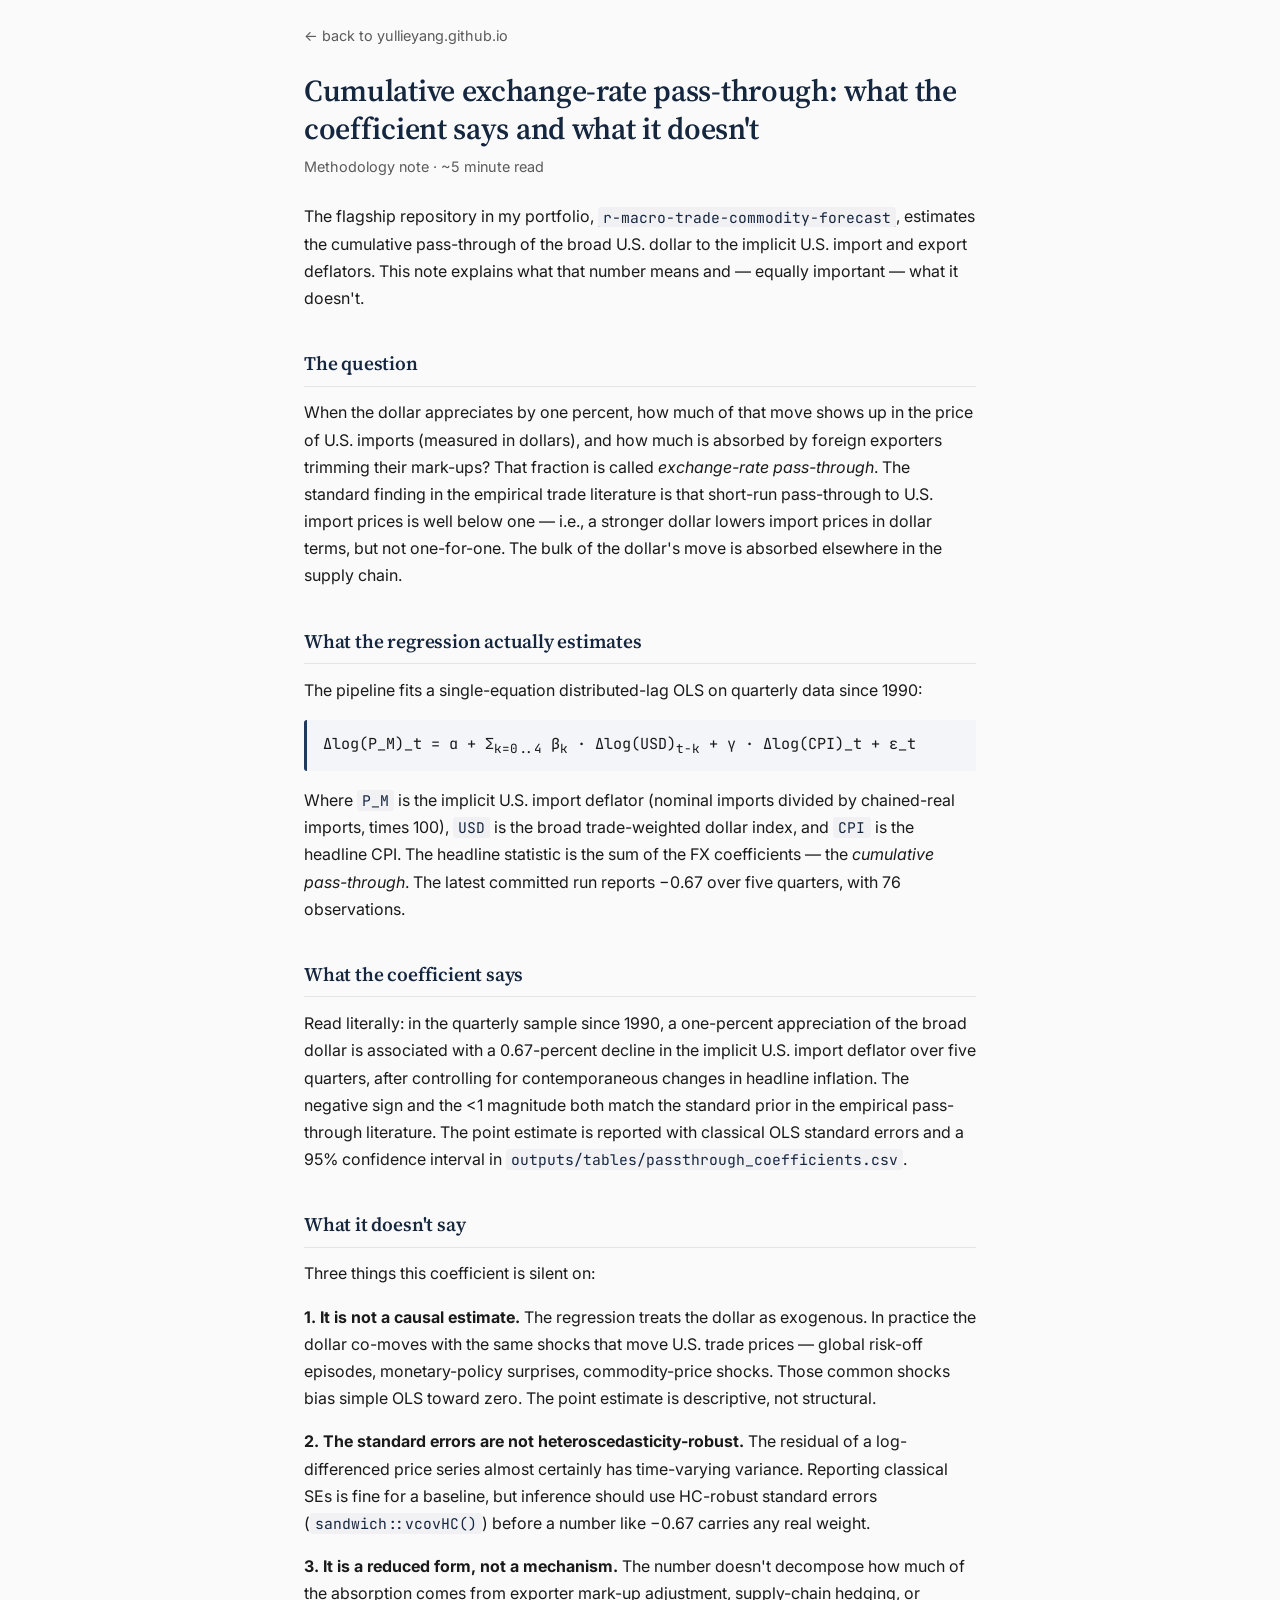
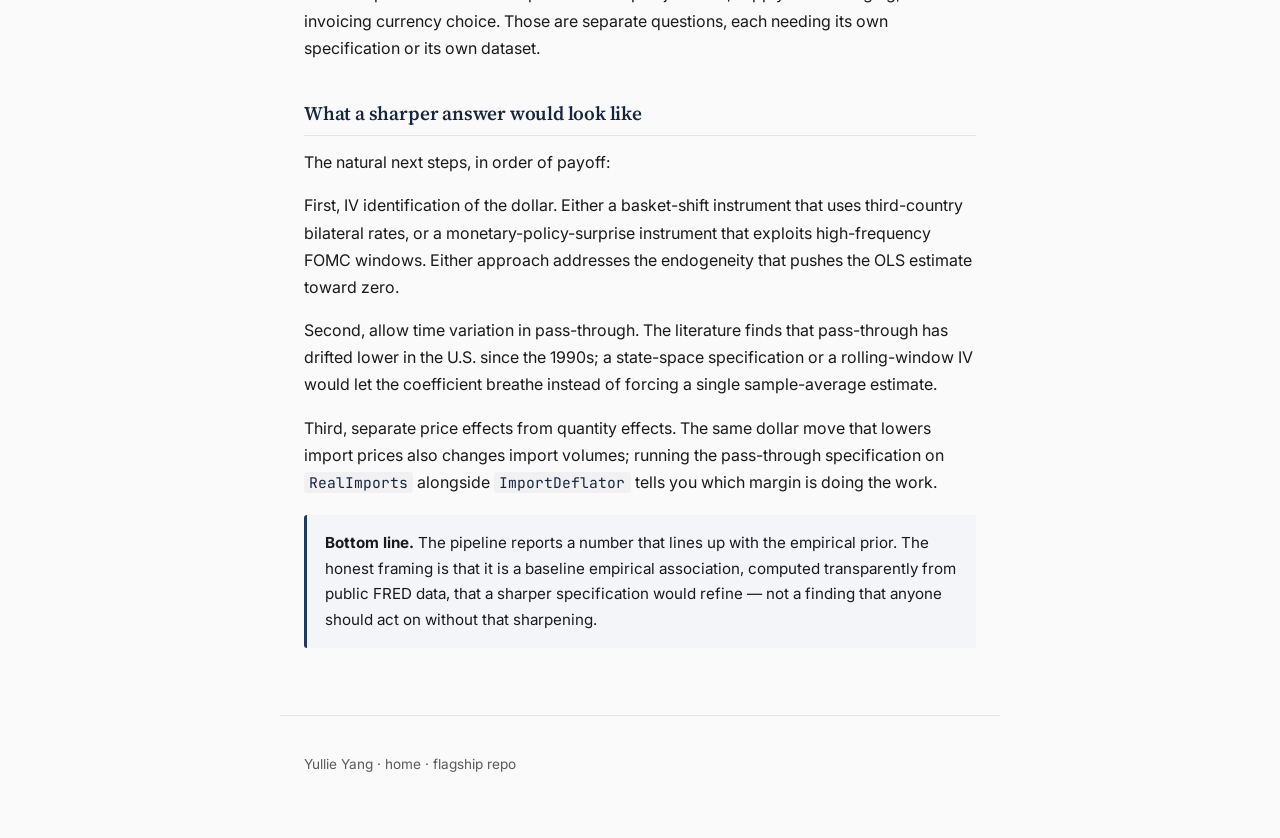
<file: notes/passthrough-what-it-says.html>
<!DOCTYPE html>
<html lang="en">
<head>
  <meta charset="UTF-8">
  <meta name="viewport" content="width=device-width, initial-scale=1">
  <title>Cumulative exchange-rate pass-through: what the coefficient says and what it doesn't — Yullie Yang</title>
  <meta name="description" content="A short methodology note on what a distributed-lag pass-through regression actually estimates, and what it cannot.">
  <link rel="canonical" href="https://yullieyang.github.io/notes/passthrough-what-it-says.html">

  <link rel="preconnect" href="https://fonts.googleapis.com">
  <link rel="preconnect" href="https://fonts.gstatic.com" crossorigin>
  <link href="https://fonts.googleapis.com/css2?family=Source+Serif+4:wght@400;600;700&family=Inter:wght@400;500;600&family=JetBrains+Mono:wght@400;500&display=swap" rel="stylesheet">

  <style>
    :root {
      --navy: #1f3a5f;
      --navy-dark: #15263f;
      --accent: #9c1f1f;
      --ink: #1a1a1a;
      --muted: #5a5a5a;
      --rule: #e4e4e7;
      --bg: #fafafa;
      --card: #ffffff;
      --max: 720px;
    }
    * { box-sizing: border-box; }
    html { scroll-behavior: smooth; }
    body {
      margin: 0;
      font-family: 'Inter', -apple-system, BlinkMacSystemFont, "Segoe UI", sans-serif;
      font-size: 16px;
      line-height: 1.7;
      color: var(--ink);
      background: var(--bg);
      -webkit-font-smoothing: antialiased;
    }
    a { color: var(--navy); text-decoration: none; border-bottom: 1px solid rgba(31, 58, 95, 0.25); transition: border-color 0.15s ease; }
    a:hover { border-bottom-color: var(--navy); }
    h1, h2 {
      font-family: 'Source Serif 4', Georgia, serif;
      color: var(--navy-dark);
      font-weight: 600;
      letter-spacing: -0.01em;
    }
    h1 { font-size: 1.9rem; margin: 0 0 0.4rem; line-height: 1.25; }
    h2 { font-size: 1.2rem; margin: 2.2rem 0 0.8rem; padding-bottom: 0.35rem; border-bottom: 1px solid var(--rule); }
    code, .mono { font-family: 'JetBrains Mono', ui-monospace, SFMono-Regular, Menlo, monospace; font-size: 0.92em; }
    code { background: #f1f1f4; padding: 0.05em 0.35em; border-radius: 3px; color: var(--navy-dark); }
    .eq {
      display: block;
      font-family: 'JetBrains Mono', ui-monospace, SFMono-Regular, Menlo, monospace;
      font-size: 0.95rem;
      background: #f3f5f9;
      border-left: 3px solid var(--navy);
      padding: 0.7rem 1rem;
      margin: 1rem 0;
      border-radius: 3px;
      overflow-x: auto;
    }
    nav.top {
      max-width: var(--max);
      margin: 0 auto;
      padding: 1.5rem 1.5rem 0;
      font-size: 0.9rem;
    }
    nav.top a { color: var(--muted); border-bottom: none; }
    nav.top a:hover { color: var(--navy); }
    header.post {
      max-width: var(--max);
      margin: 0 auto;
      padding: 1.5rem 1.5rem 0.5rem;
    }
    .meta { color: var(--muted); font-size: 0.9rem; margin: 0; }
    main { max-width: var(--max); margin: 0 auto; padding: 1rem 1.5rem 3rem; }
    main p { margin: 0 0 1rem; }
    main p:last-child { margin-bottom: 0; }
    .callout {
      background: #f3f5f9;
      border-left: 3px solid var(--navy);
      padding: 0.9rem 1.1rem;
      border-radius: 3px;
      font-size: 0.95rem;
      margin: 1.2rem 0;
    }
    .callout p { margin: 0; }
    footer {
      max-width: var(--max);
      margin: 0 auto;
      padding: 1.5rem 1.5rem 3rem;
      color: var(--muted);
      font-size: 0.85rem;
      border-top: 1px solid var(--rule);
    }
    footer a { color: var(--muted); border-bottom-color: transparent; }
    footer a:hover { color: var(--navy); border-bottom-color: var(--navy); }

    @media (max-width: 600px) {
      h1 { font-size: 1.55rem; }
      h2 { font-size: 1.1rem; }
    }
  </style>
</head>
<body>

<nav class="top">
  <a href="../index.html">← back to yullieyang.github.io</a>
</nav>

<header class="post">
  <h1>Cumulative exchange-rate pass-through: what the coefficient says and what it doesn't</h1>
  <p class="meta">Methodology note · ~5 minute read</p>
</header>

<main>

  <p>The flagship repository in my portfolio, <a href="https://github.com/yullieyang/r-macro-trade-commodity-forecast"><code>r-macro-trade-commodity-forecast</code></a>, estimates the cumulative pass-through of the broad U.S. dollar to the implicit U.S. import and export deflators. This note explains what that number means and — equally important — what it doesn't.</p>

  <h2>The question</h2>

  <p>When the dollar appreciates by one percent, how much of that move shows up in the price of U.S. imports (measured in dollars), and how much is absorbed by foreign exporters trimming their mark-ups? That fraction is called <em>exchange-rate pass-through</em>. The standard finding in the empirical trade literature is that short-run pass-through to U.S. import prices is well below one — i.e., a stronger dollar lowers import prices in dollar terms, but not one-for-one. The bulk of the dollar's move is absorbed elsewhere in the supply chain.</p>

  <h2>What the regression actually estimates</h2>

  <p>The pipeline fits a single-equation distributed-lag OLS on quarterly data since 1990:</p>

  <div class="eq">
    Δlog(P_M)_t = α + Σ<sub>k=0..4</sub> β<sub>k</sub> · Δlog(USD)<sub>t−k</sub> + γ · Δlog(CPI)_t + ε_t
  </div>

  <p>Where <code>P_M</code> is the implicit U.S. import deflator (nominal imports divided by chained-real imports, times 100), <code>USD</code> is the broad trade-weighted dollar index, and <code>CPI</code> is the headline CPI. The headline statistic is the sum of the FX coefficients — the <em>cumulative pass-through</em>. The latest committed run reports −0.67 over five quarters, with 76 observations.</p>

  <h2>What the coefficient says</h2>

  <p>Read literally: in the quarterly sample since 1990, a one-percent appreciation of the broad dollar is associated with a 0.67-percent decline in the implicit U.S. import deflator over five quarters, after controlling for contemporaneous changes in headline inflation. The negative sign and the &lt;1 magnitude both match the standard prior in the empirical pass-through literature. The point estimate is reported with classical OLS standard errors and a 95% confidence interval in <code>outputs/tables/passthrough_coefficients.csv</code>.</p>

  <h2>What it doesn't say</h2>

  <p>Three things this coefficient is silent on:</p>

  <p><strong>1. It is not a causal estimate.</strong> The regression treats the dollar as exogenous. In practice the dollar co-moves with the same shocks that move U.S. trade prices — global risk-off episodes, monetary-policy surprises, commodity-price shocks. Those common shocks bias simple OLS toward zero. The point estimate is descriptive, not structural.</p>

  <p><strong>2. The standard errors are not heteroscedasticity-robust.</strong> The residual of a log-differenced price series almost certainly has time-varying variance. Reporting classical SEs is fine for a baseline, but inference should use HC-robust standard errors (<code>sandwich::vcovHC()</code>) before a number like &minus;0.67 carries any real weight.</p>

  <p><strong>3. It is a reduced form, not a mechanism.</strong> The number doesn't decompose how much of the absorption comes from exporter mark-up adjustment, supply-chain hedging, or invoicing currency choice. Those are separate questions, each needing its own specification or its own dataset.</p>

  <h2>What a sharper answer would look like</h2>

  <p>The natural next steps, in order of payoff:</p>

  <p>First, IV identification of the dollar. Either a basket-shift instrument that uses third-country bilateral rates, or a monetary-policy-surprise instrument that exploits high-frequency FOMC windows. Either approach addresses the endogeneity that pushes the OLS estimate toward zero.</p>

  <p>Second, allow time variation in pass-through. The literature finds that pass-through has drifted lower in the U.S. since the 1990s; a state-space specification or a rolling-window IV would let the coefficient breathe instead of forcing a single sample-average estimate.</p>

  <p>Third, separate price effects from quantity effects. The same dollar move that lowers import prices also changes import volumes; running the pass-through specification on <code>RealImports</code> alongside <code>ImportDeflator</code> tells you which margin is doing the work.</p>

  <div class="callout">
    <p><strong>Bottom line.</strong> The pipeline reports a number that lines up with the empirical prior. The honest framing is that it is a baseline empirical association, computed transparently from public FRED data, that a sharper specification would refine — not a finding that anyone should act on without that sharpening.</p>
  </div>

</main>

<footer>
  <p>Yullie Yang · <a href="../index.html">home</a> · <a href="https://github.com/yullieyang/r-macro-trade-commodity-forecast">flagship repo</a></p>
</footer>

</body>
</html>
</file>
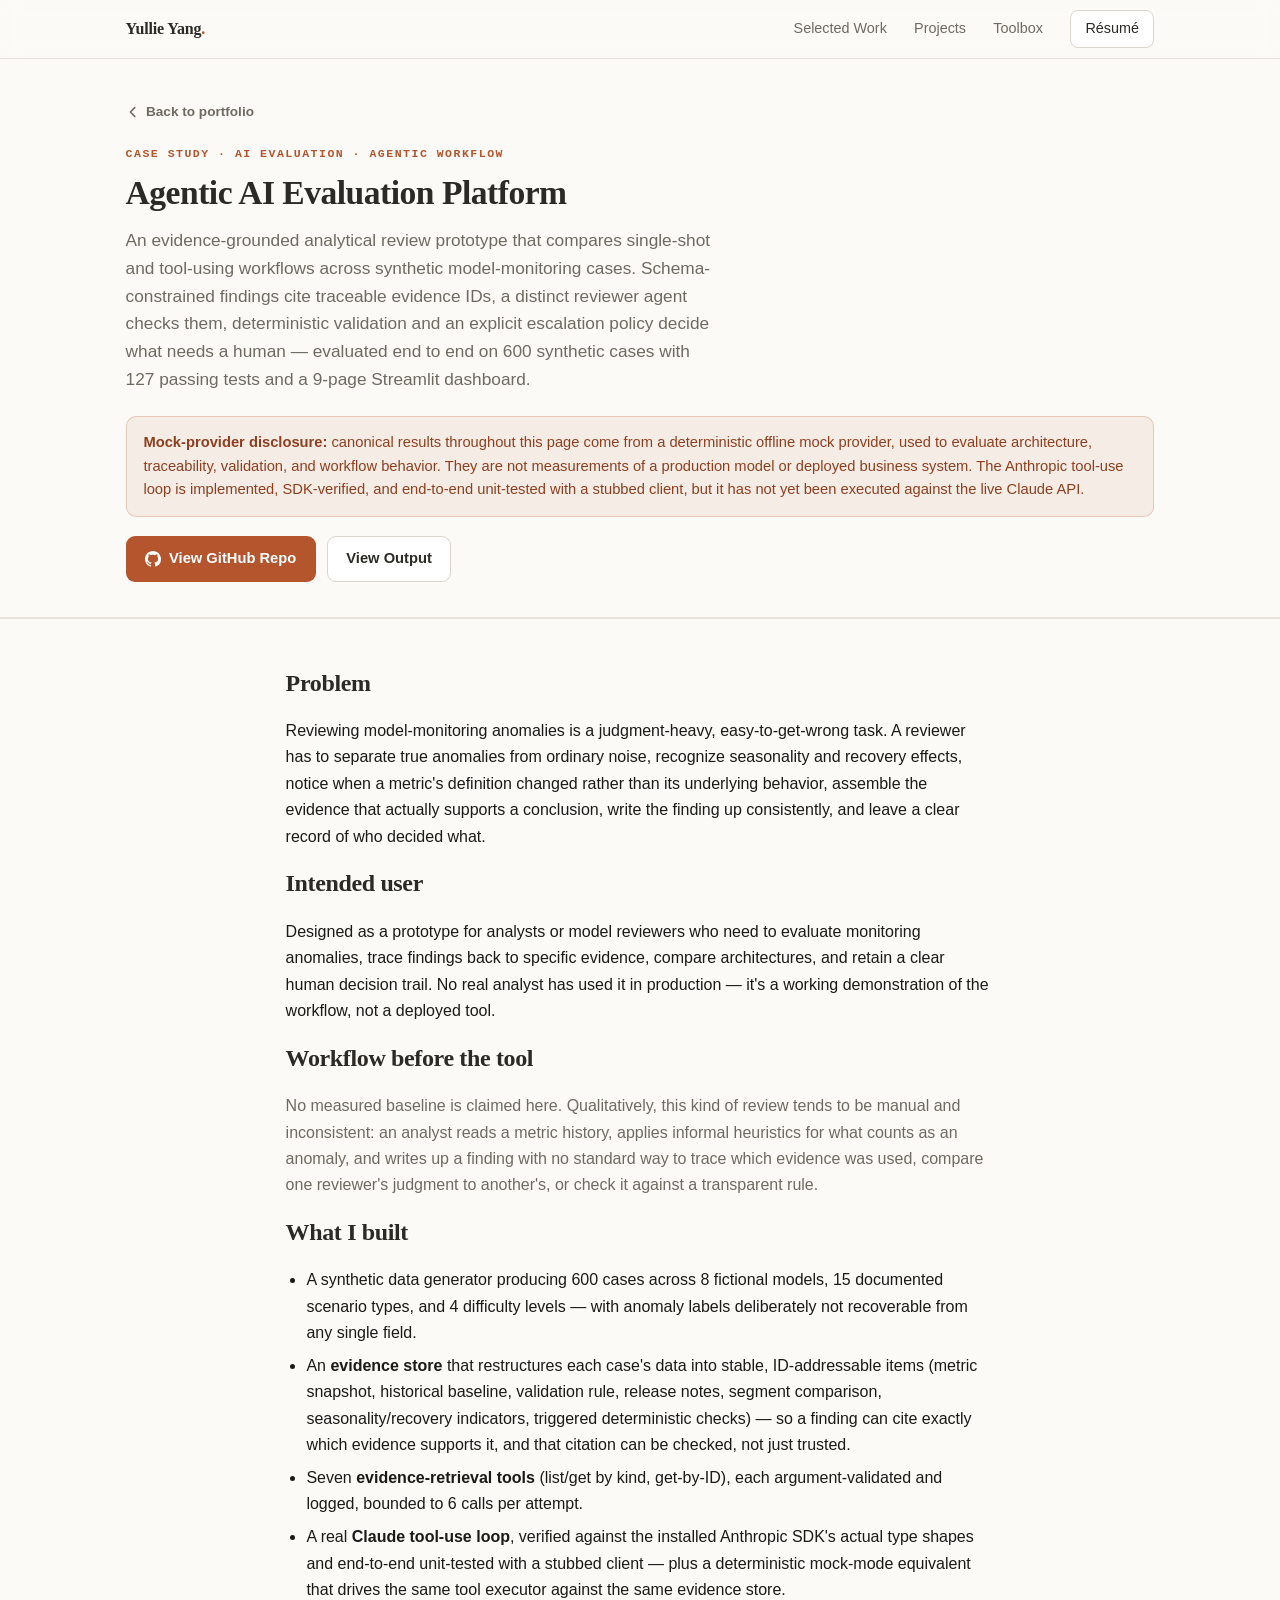
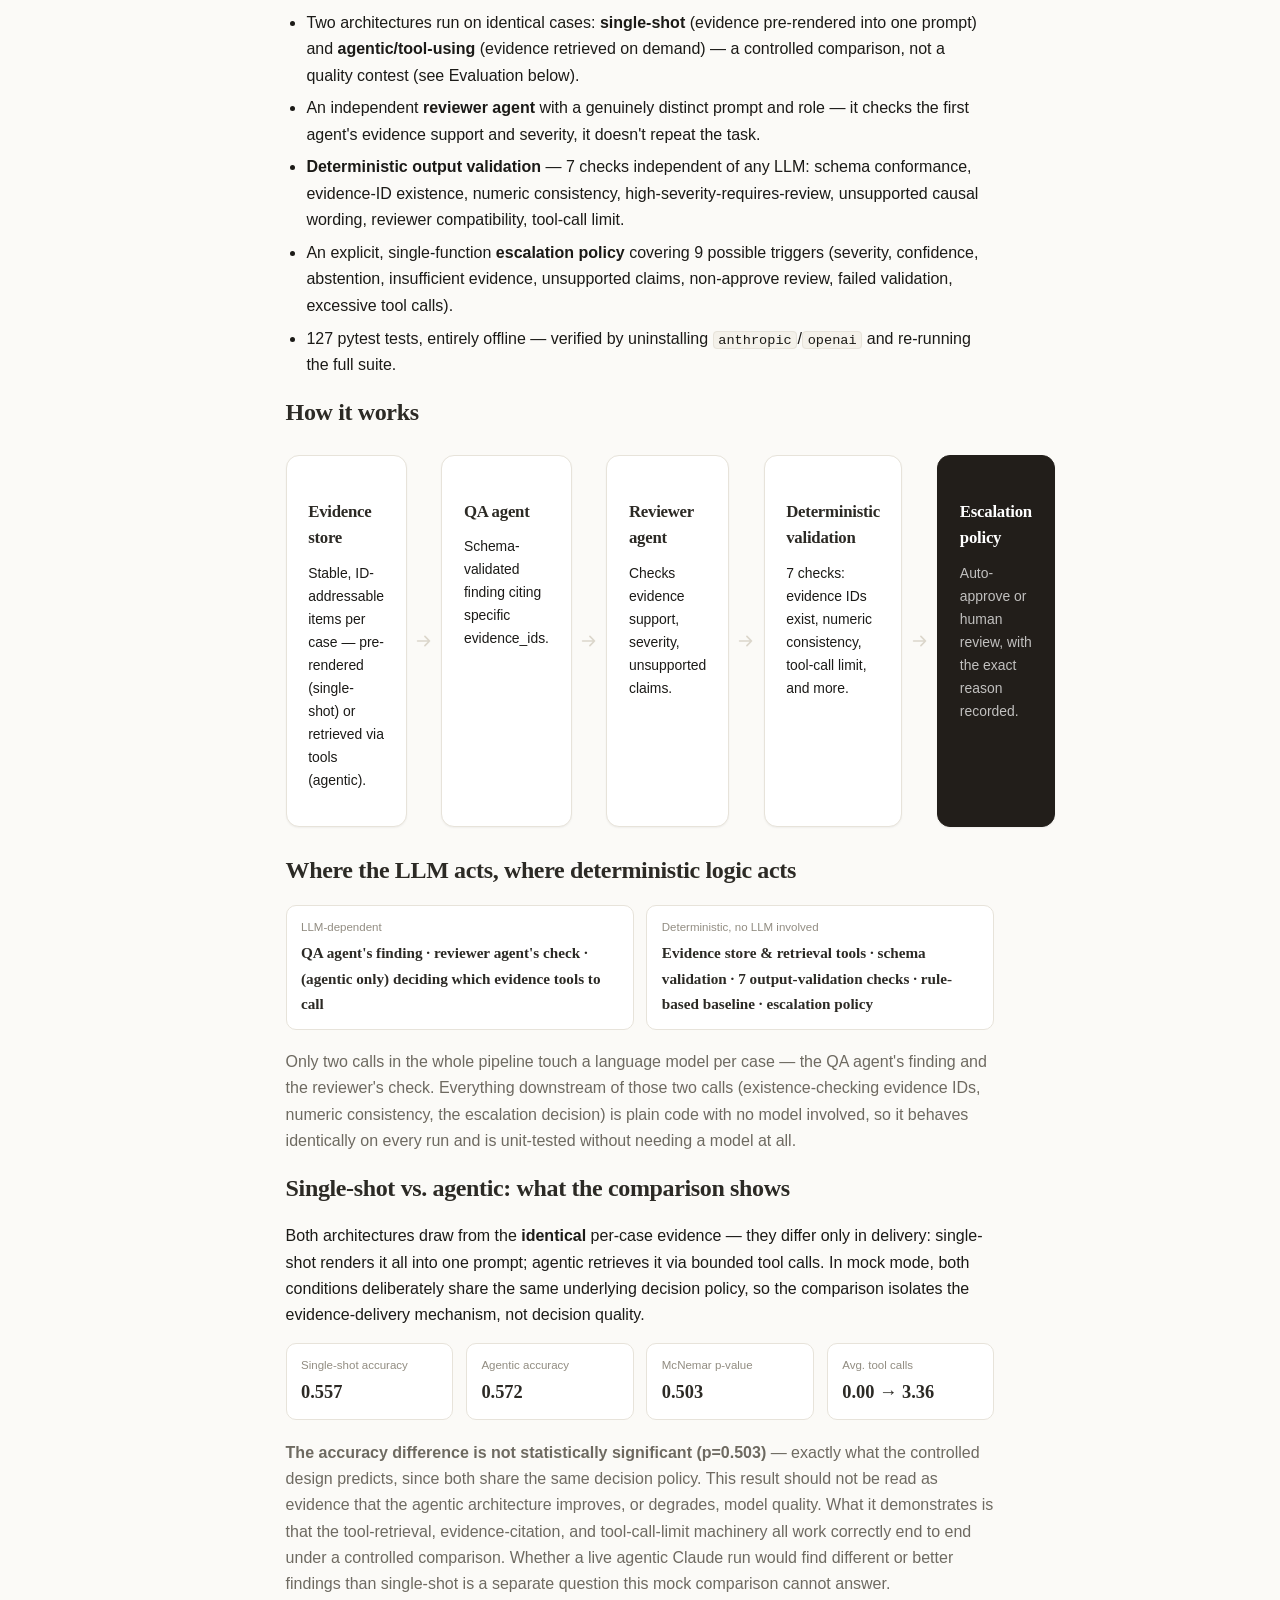
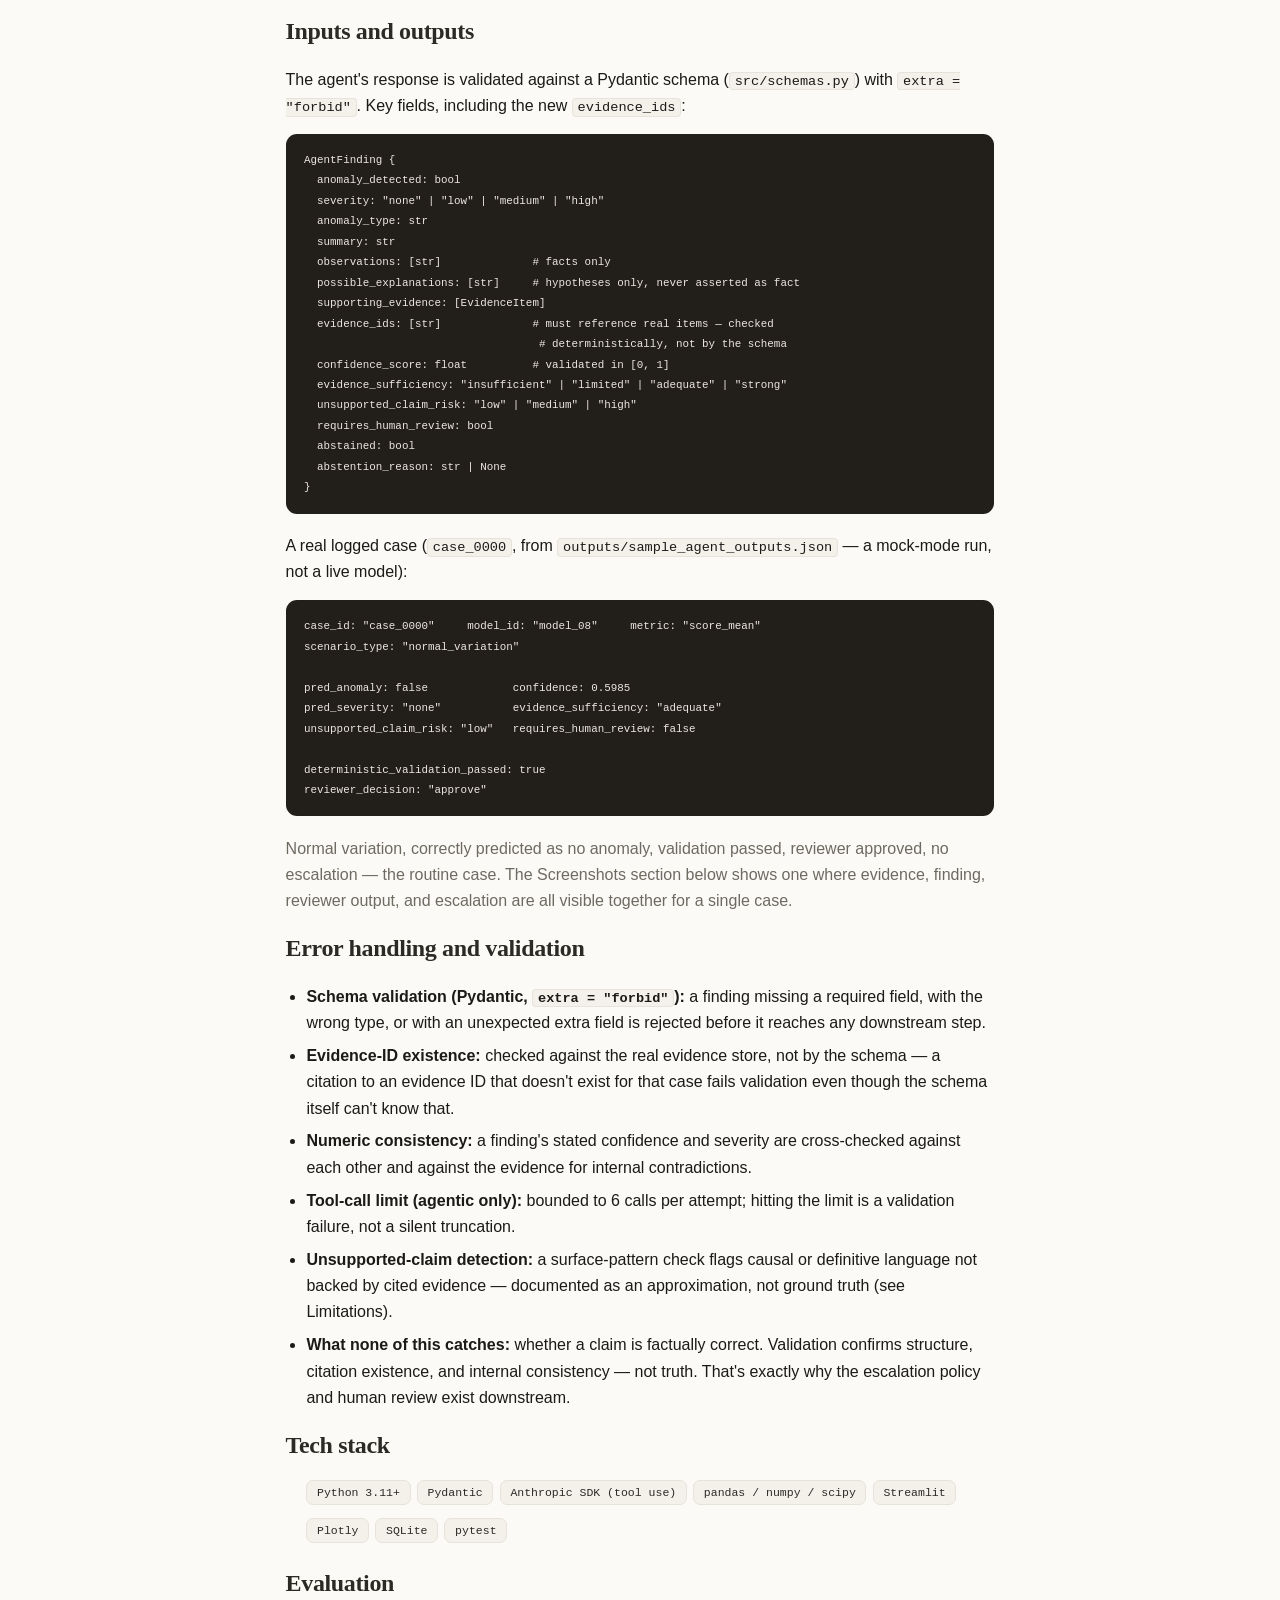
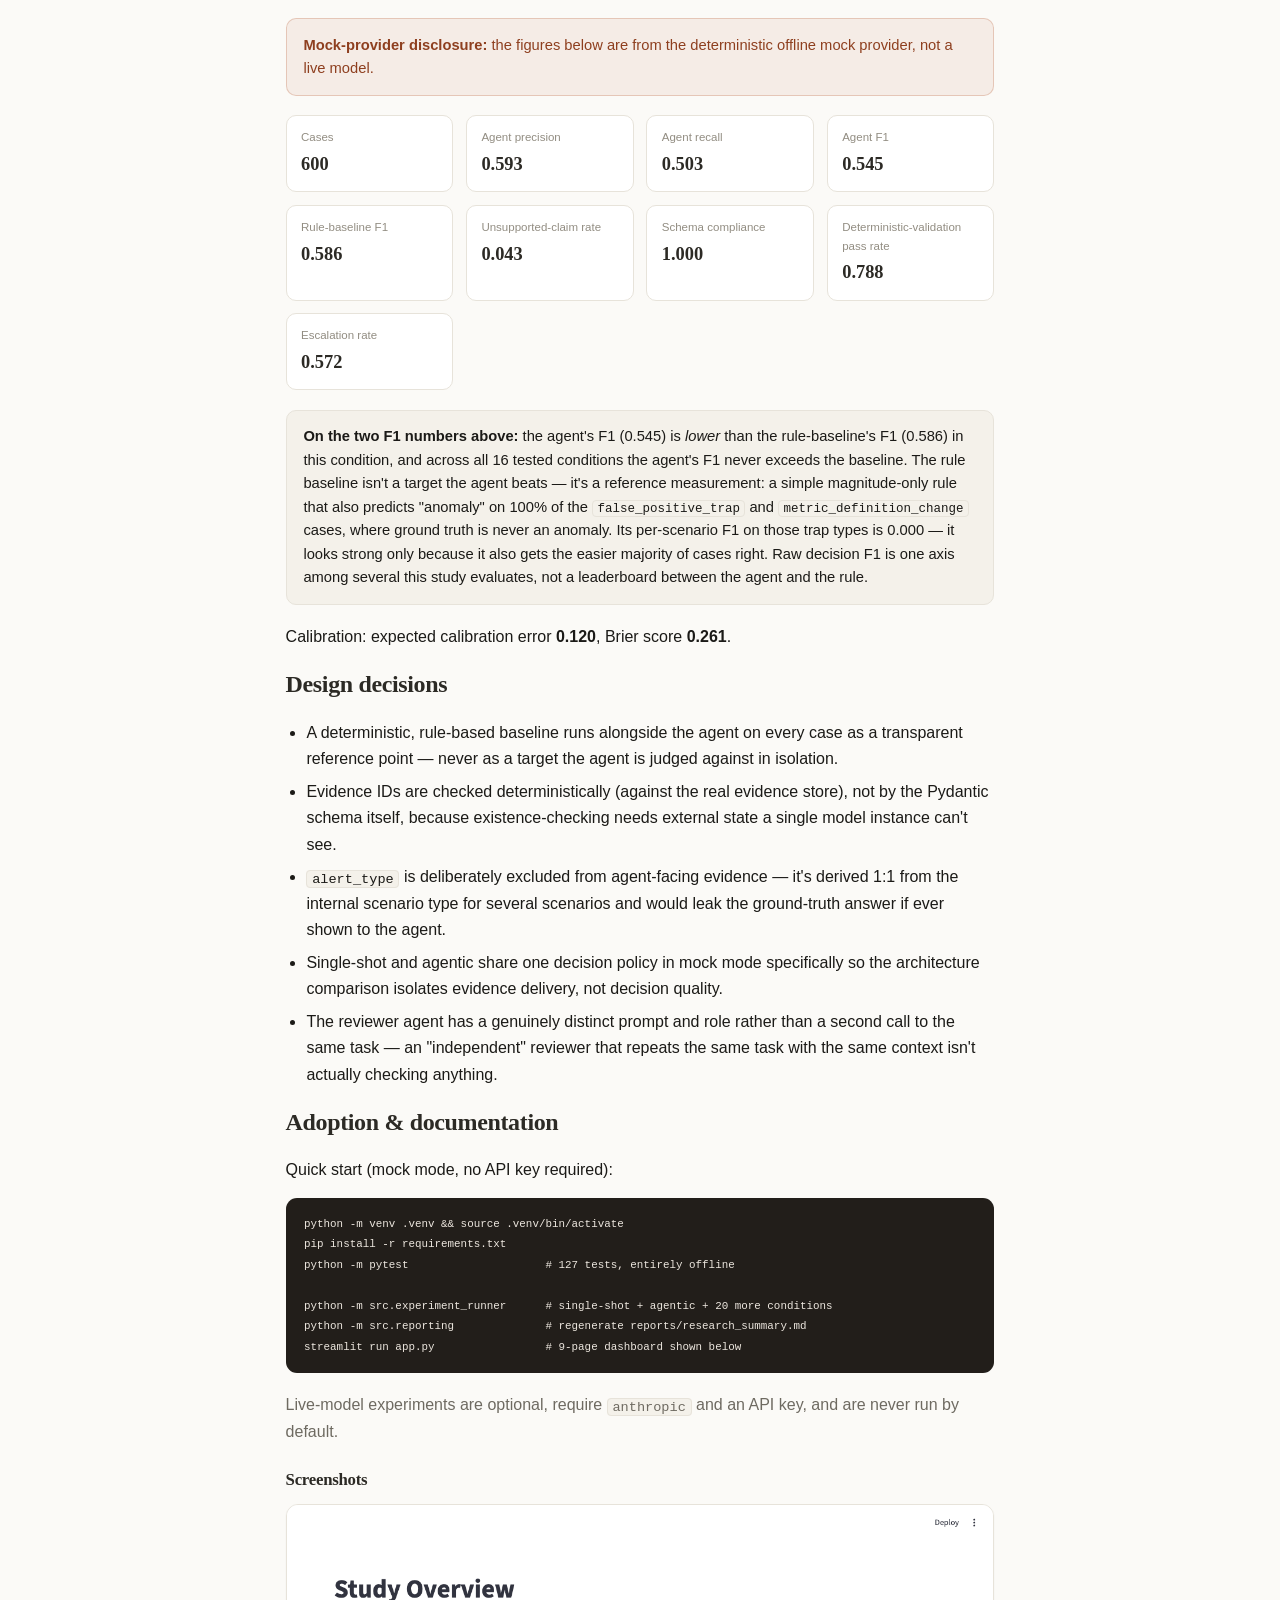
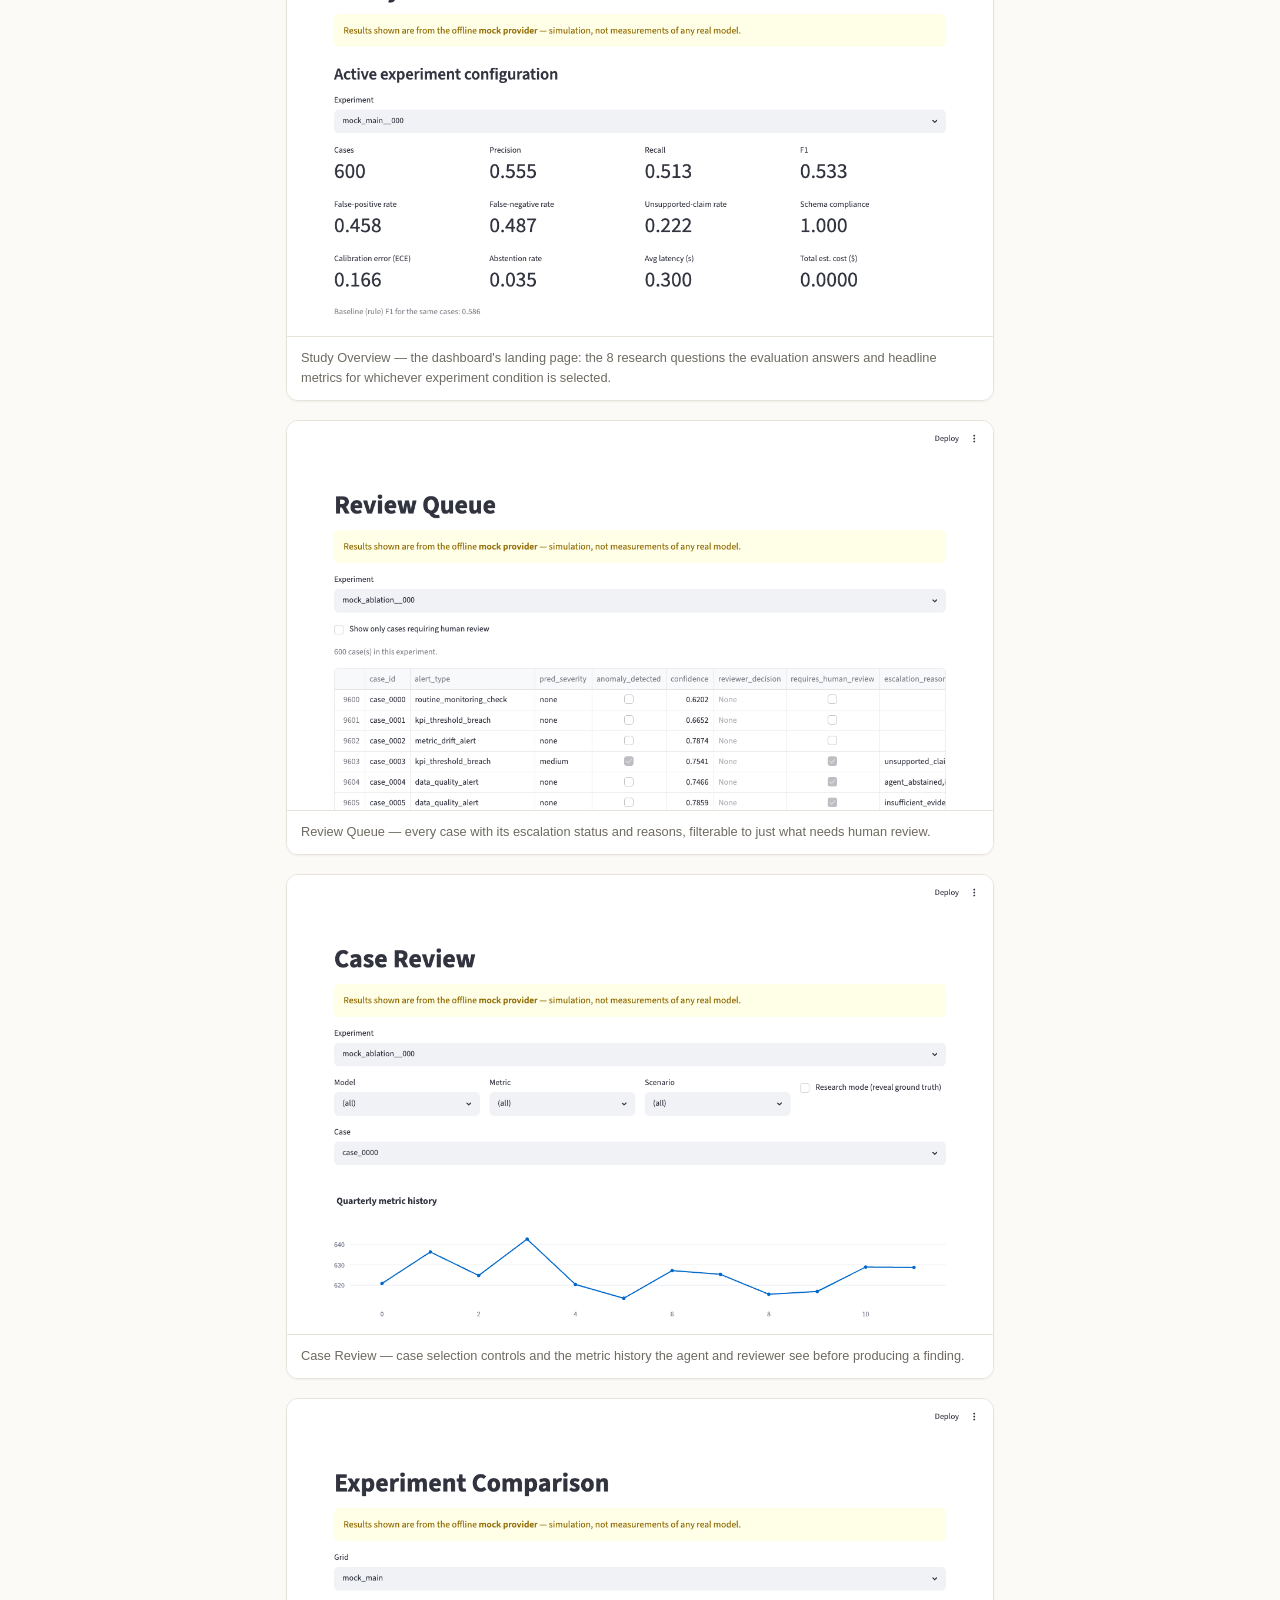
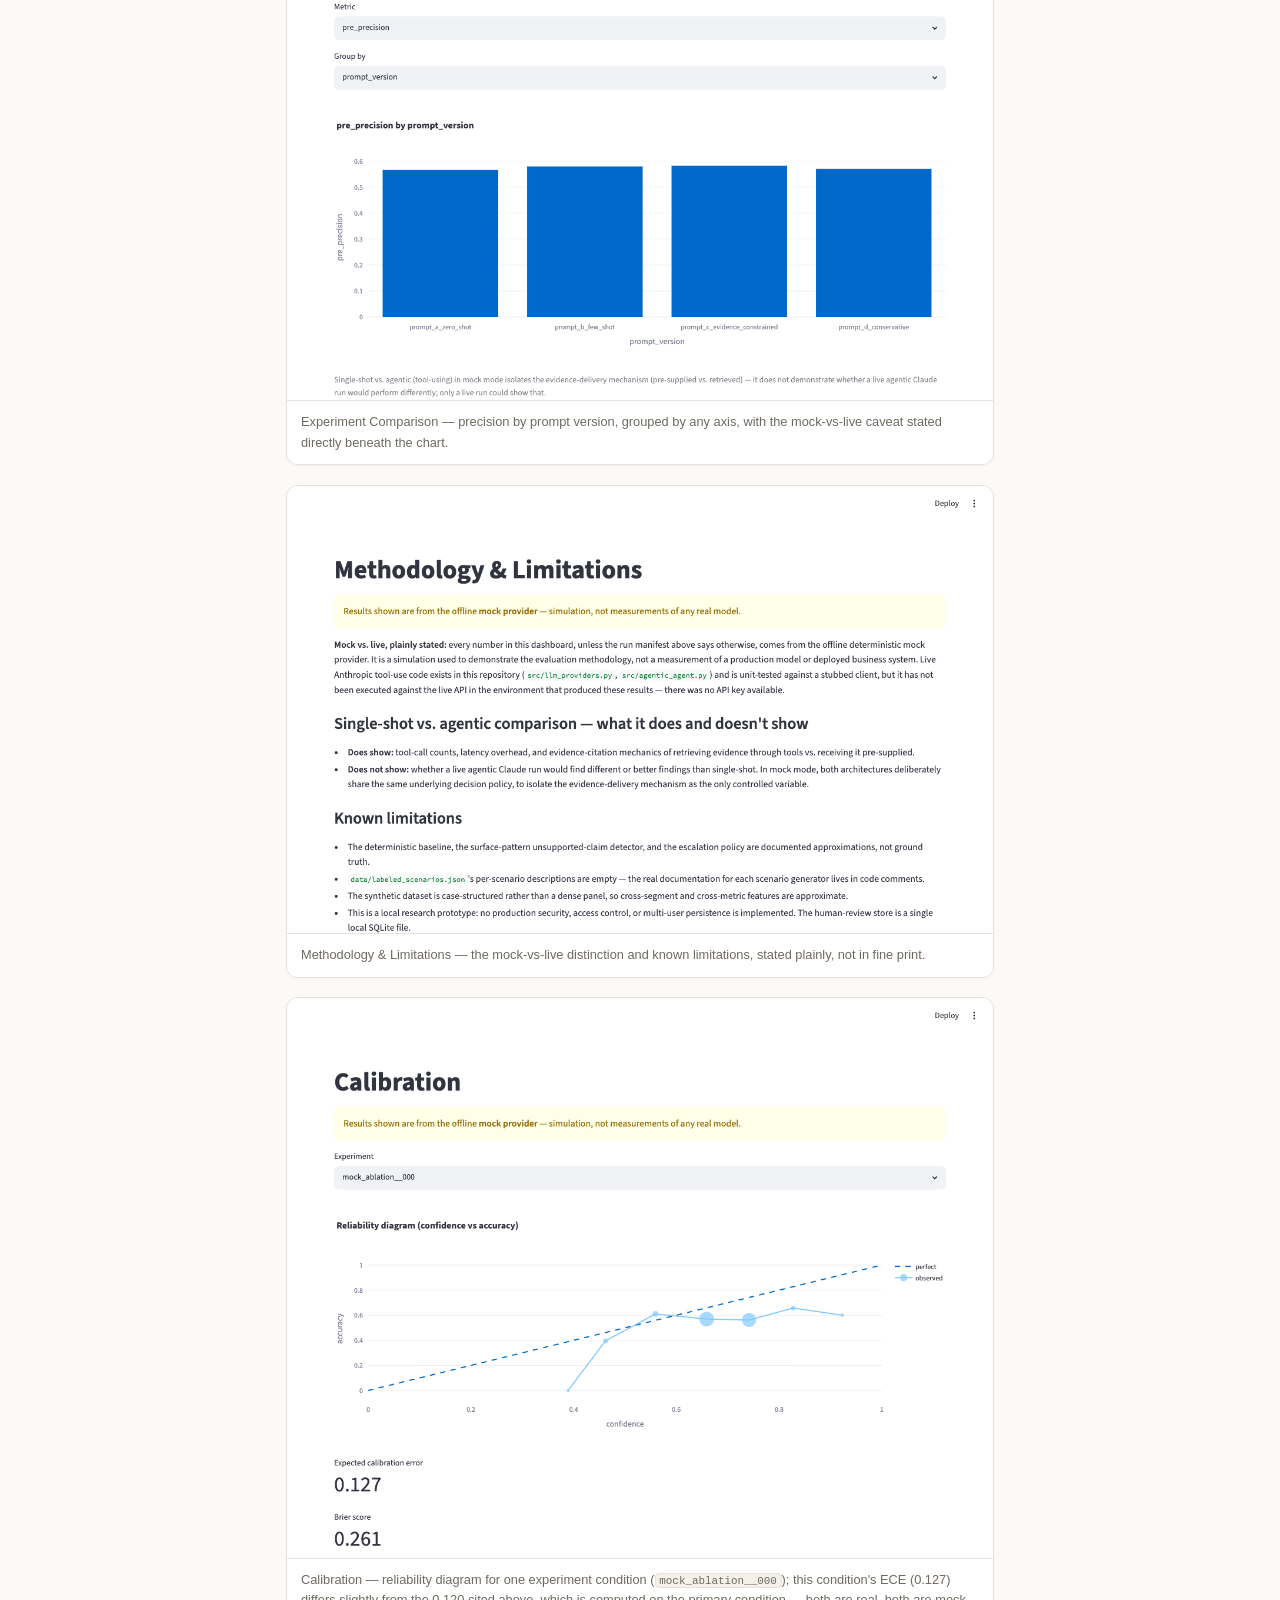
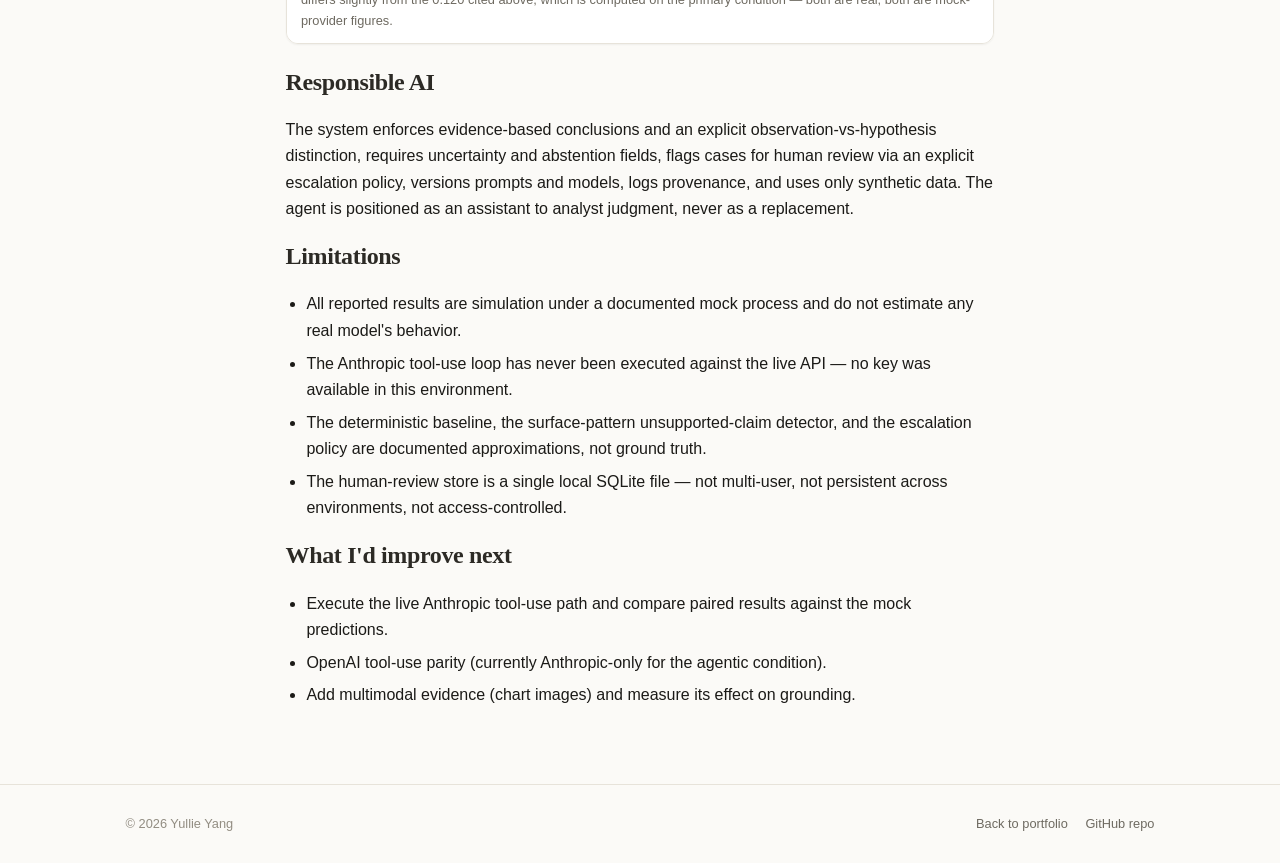
<file: projects/agentic-ai-evaluation-platform.html>
<!DOCTYPE html>
<html lang="en">
<head>
  <meta charset="UTF-8">
  <meta name="viewport" content="width=device-width, initial-scale=1">
  <title>Agentic AI Evaluation Platform — Case Study | Yullie Yang</title>
  <meta name="description" content="Case study: an evidence-grounded QA agent and distinct reviewer agent that review model-monitoring anomalies, with schema-validated findings, Claude tool use, deterministic validation, an explicit escalation policy, and a human-review dashboard. Canonical results are from an offline mock provider.">
  <link rel="canonical" href="https://yullieyang.github.io/projects/agentic-ai-evaluation-platform.html">
  <meta property="og:title" content="Agentic AI Evaluation Platform — Case Study">
  <meta property="og:description" content="An evidence-grounded QA agent and reviewer agent that review model-monitoring anomalies, with Claude tool use, deterministic validation, and explicit human escalation.">
  <meta property="og:type" content="article">
  <link rel="icon" href="data:image/svg+xml,%3Csvg xmlns='http://www.w3.org/2000/svg' viewBox='0 0 32 32'%3E%3Crect width='32' height='32' rx='7' fill='%23B4552E'/%3E%3Ctext x='16' y='22' font-family='Georgia,serif' font-size='17' fill='%23FBFAF7' text-anchor='middle'%3EY%3C/text%3E%3C/svg%3E">
  <link rel="stylesheet" href="../assets/site.css">
  <style id="page-specific"></style>
</head>
<body>

<nav>
  <div class="wrap nav-inner">
    <span class="brand"><a href="../index.html" style="color:inherit;">Yullie&nbsp;Yang<span class="dot">.</span></a></span>
    <div class="nav-links">
      <a href="../index.html#featured-genai">Selected Work</a>
      <a href="../index.html#projects">Projects</a>
      <a href="../index.html#toolbox">Toolbox</a>
      <a class="nav-cta" href="../files/YullieYangResume.pdf">Résumé</a>
    </div>
  </div>
</nav>

<header class="case-header">
  <div class="wrap">
    <a class="back-link" href="../index.html#featured-genai">
      <svg width="14" height="14" viewBox="0 0 16 16" fill="none" stroke="currentColor" stroke-width="1.8" stroke-linecap="round" stroke-linejoin="round"><path d="M10 3L5 8l5 5"/></svg>
      Back to portfolio
    </a>
    <p class="eyebrow">Case study · AI evaluation · Agentic workflow</p>
    <h1>Agentic AI Evaluation Platform</h1>
    <p class="outcome">An evidence-grounded analytical review prototype that compares single-shot and tool-using workflows across synthetic model-monitoring cases. Schema-constrained findings cite traceable evidence IDs, a distinct reviewer agent checks them, deterministic validation and an explicit escalation policy decide what needs a human — evaluated end to end on 600 synthetic cases with 127 passing tests and a 9-page Streamlit dashboard.</p>
    <div class="callout amber"><b>Mock-provider disclosure:</b> canonical results throughout this page come from a deterministic offline mock provider, used to evaluate architecture, traceability, validation, and workflow behavior. They are not measurements of a production model or deployed business system. The Anthropic tool-use loop is implemented, SDK-verified, and end-to-end unit-tested with a stubbed client, but it has not yet been executed against the live Claude API.</div>
    <div class="actions">
      <a class="btn btn-primary" href="https://github.com/yullieyang/agentic-ai-evaluation-platform">
        <svg viewBox="0 0 16 16" fill="currentColor" aria-hidden="true"><path d="M8 0C3.58 0 0 3.58 0 8c0 3.54 2.29 6.53 5.47 7.59.4.07.55-.17.55-.38 0-.19-.01-.82-.01-1.49-2.01.37-2.53-.49-2.69-.94-.09-.23-.48-.94-.82-1.13-.28-.15-.68-.52-.01-.53.63-.01 1.08.58 1.23.82.72 1.21 1.87.87 2.33.66.07-.52.28-.87.51-1.07-1.78-.2-3.64-.89-3.64-3.95 0-.87.31-1.59.82-2.15-.08-.2-.36-1.02.08-2.12 0 0 .67-.21 2.2.82.64-.18 1.32-.27 2-.27.68 0 1.36.09 2 .27 1.53-1.04 2.2-.82 2.2-.82.44 1.1.16 1.92.08 2.12.51.56.82 1.27.82 2.15 0 3.07-1.87 3.75-3.65 3.95.29.25.54.73.54 1.48 0 1.07-.01 1.93-.01 2.2 0 .21.15.46.55.38A8.01 8.01 0 0 0 16 8c0-4.42-3.58-8-8-8z"/></svg>
        View GitHub Repo
      </a>
      <a class="btn btn-ghost" href="https://github.com/yullieyang/agentic-ai-evaluation-platform/tree/main/outputs">View Output</a>
    </div>
  </div>
</header>

<section class="case-section">
  <div class="wrap" style="max-width:760px;">

    <h2>Problem</h2>
    <p>Reviewing model-monitoring anomalies is a judgment-heavy, easy-to-get-wrong task. A reviewer has to separate true anomalies from ordinary noise, recognize seasonality and recovery effects, notice when a metric's definition changed rather than its underlying behavior, assemble the evidence that actually supports a conclusion, write the finding up consistently, and leave a clear record of who decided what.</p>

    <h2>Intended user</h2>
    <p>Designed as a prototype for analysts or model reviewers who need to evaluate monitoring anomalies, trace findings back to specific evidence, compare architectures, and retain a clear human decision trail. No real analyst has used it in production — it's a working demonstration of the workflow, not a deployed tool.</p>

    <h2>Workflow before the tool</h2>
    <p class="muted">No measured baseline is claimed here. Qualitatively, this kind of review tends to be manual and inconsistent: an analyst reads a metric history, applies informal heuristics for what counts as an anomaly, and writes up a finding with no standard way to trace which evidence was used, compare one reviewer's judgment to another's, or check it against a transparent rule.</p>

    <h2>What I built</h2>
    <ul>
      <li>A synthetic data generator producing 600 cases across 8 fictional models, 15 documented scenario types, and 4 difficulty levels — with anomaly labels deliberately not recoverable from any single field.</li>
      <li>An <b>evidence store</b> that restructures each case's data into stable, ID-addressable items (metric snapshot, historical baseline, validation rule, release notes, segment comparison, seasonality/recovery indicators, triggered deterministic checks) — so a finding can cite exactly which evidence supports it, and that citation can be checked, not just trusted.</li>
      <li>Seven <b>evidence-retrieval tools</b> (list/get by kind, get-by-ID), each argument-validated and logged, bounded to 6 calls per attempt.</li>
      <li>A real <b>Claude tool-use loop</b>, verified against the installed Anthropic SDK's actual type shapes and end-to-end unit-tested with a stubbed client — plus a deterministic mock-mode equivalent that drives the same tool executor against the same evidence store.</li>
      <li>Two architectures run on identical cases: <b>single-shot</b> (evidence pre-rendered into one prompt) and <b>agentic/tool-using</b> (evidence retrieved on demand) — a controlled comparison, not a quality contest (see Evaluation below).</li>
      <li>An independent <b>reviewer agent</b> with a genuinely distinct prompt and role — it checks the first agent's evidence support and severity, it doesn't repeat the task.</li>
      <li><b>Deterministic output validation</b> — 7 checks independent of any LLM: schema conformance, evidence-ID existence, numeric consistency, high-severity-requires-review, unsupported causal wording, reviewer compatibility, tool-call limit.</li>
      <li>An explicit, single-function <b>escalation policy</b> covering 9 possible triggers (severity, confidence, abstention, insufficient evidence, unsupported claims, non-approve review, failed validation, excessive tool calls).</li>
      <li>127 pytest tests, entirely offline — verified by uninstalling <code>anthropic</code>/<code>openai</code> and re-running the full suite.</li>
    </ul>

    <h2>How it works</h2>
    <div class="map" style="margin: 1.5rem 0;">
      <div class="map-node"><h3>Evidence store</h3><p>Stable, ID-addressable items per case — pre-rendered (single-shot) or retrieved via tools (agentic).</p></div>
      <div class="map-arrow"><svg viewBox="0 0 24 24" fill="none" stroke="currentColor" stroke-width="1.8" stroke-linecap="round" stroke-linejoin="round"><path d="M5 12h13m0 0l-5-5m5 5l-5 5"/></svg></div>
      <div class="map-node"><h3>QA agent</h3><p>Schema-validated finding citing specific evidence_ids.</p></div>
      <div class="map-arrow"><svg viewBox="0 0 24 24" fill="none" stroke="currentColor" stroke-width="1.8" stroke-linecap="round" stroke-linejoin="round"><path d="M5 12h13m0 0l-5-5m5 5l-5 5"/></svg></div>
      <div class="map-node"><h3>Reviewer agent</h3><p>Checks evidence support, severity, unsupported claims.</p></div>
      <div class="map-arrow"><svg viewBox="0 0 24 24" fill="none" stroke="currentColor" stroke-width="1.8" stroke-linecap="round" stroke-linejoin="round"><path d="M5 12h13m0 0l-5-5m5 5l-5 5"/></svg></div>
      <div class="map-node"><h3>Deterministic validation</h3><p>7 checks: evidence IDs exist, numeric consistency, tool-call limit, and more.</p></div>
      <div class="map-arrow"><svg viewBox="0 0 24 24" fill="none" stroke="currentColor" stroke-width="1.8" stroke-linecap="round" stroke-linejoin="round"><path d="M5 12h13m0 0l-5-5m5 5l-5 5"/></svg></div>
      <div class="map-node is-target"><h3>Escalation policy</h3><p>Auto-approve or human review, with the exact reason recorded.</p></div>
    </div>

    <h2>Where the LLM acts, where deterministic logic acts</h2>
    <div class="kv-grid">
      <div class="kv-cell"><span class="k">LLM-dependent</span><span class="v" style="font-size:0.95rem;">QA agent's finding · reviewer agent's check · (agentic only) deciding which evidence tools to call</span></div>
      <div class="kv-cell"><span class="k">Deterministic, no LLM involved</span><span class="v" style="font-size:0.95rem;">Evidence store &amp; retrieval tools · schema validation · 7 output-validation checks · rule-based baseline · escalation policy</span></div>
    </div>
    <p class="muted">Only two calls in the whole pipeline touch a language model per case — the QA agent's finding and the reviewer's check. Everything downstream of those two calls (existence-checking evidence IDs, numeric consistency, the escalation decision) is plain code with no model involved, so it behaves identically on every run and is unit-tested without needing a model at all.</p>

    <h2>Single-shot vs. agentic: what the comparison shows</h2>
    <p>Both architectures draw from the <b>identical</b> per-case evidence — they differ only in delivery: single-shot renders it all into one prompt; agentic retrieves it via bounded tool calls. In mock mode, both conditions deliberately share the same underlying decision policy, so the comparison isolates the evidence-delivery mechanism, not decision quality.</p>
    <div class="kv-grid">
      <div class="kv-cell"><span class="k">Single-shot accuracy</span><span class="v">0.557</span></div>
      <div class="kv-cell"><span class="k">Agentic accuracy</span><span class="v">0.572</span></div>
      <div class="kv-cell"><span class="k">McNemar p-value</span><span class="v">0.503</span></div>
      <div class="kv-cell"><span class="k">Avg. tool calls</span><span class="v">0.00 → 3.36</span></div>
    </div>
    <p class="muted"><b>The accuracy difference is not statistically significant (p=0.503)</b> — exactly what the controlled design predicts, since both share the same decision policy. This result should not be read as evidence that the agentic architecture improves, or degrades, model quality. What it demonstrates is that the tool-retrieval, evidence-citation, and tool-call-limit machinery all work correctly end to end under a controlled comparison. Whether a live agentic Claude run would find different or better findings than single-shot is a separate question this mock comparison cannot answer.</p>

    <h2>Inputs and outputs</h2>
    <p>The agent's response is validated against a Pydantic schema (<code>src/schemas.py</code>) with <code>extra = "forbid"</code>. Key fields, including the new <code>evidence_ids</code>:</p>
    <pre><code>AgentFinding {
  anomaly_detected: bool
  severity: "none" | "low" | "medium" | "high"
  anomaly_type: str
  summary: str
  observations: [str]              # facts only
  possible_explanations: [str]     # hypotheses only, never asserted as fact
  supporting_evidence: [EvidenceItem]
  evidence_ids: [str]              # must reference real items — checked
                                    # deterministically, not by the schema
  confidence_score: float          # validated in [0, 1]
  evidence_sufficiency: "insufficient" | "limited" | "adequate" | "strong"
  unsupported_claim_risk: "low" | "medium" | "high"
  requires_human_review: bool
  abstained: bool
  abstention_reason: str | None
}</code></pre>
    <p>A real logged case (<code>case_0000</code>, from <code>outputs/sample_agent_outputs.json</code> — a mock-mode run, not a live model):</p>
    <pre><code>case_id: "case_0000"     model_id: "model_08"     metric: "score_mean"
scenario_type: "normal_variation"

pred_anomaly: false             confidence: 0.5985
pred_severity: "none"           evidence_sufficiency: "adequate"
unsupported_claim_risk: "low"   requires_human_review: false

deterministic_validation_passed: true
reviewer_decision: "approve"</code></pre>
    <p class="muted">Normal variation, correctly predicted as no anomaly, validation passed, reviewer approved, no escalation — the routine case. The Screenshots section below shows one where evidence, finding, reviewer output, and escalation are all visible together for a single case.</p>

    <h2>Error handling and validation</h2>
    <ul>
      <li><b>Schema validation (Pydantic, <code>extra = "forbid"</code>):</b> a finding missing a required field, with the wrong type, or with an unexpected extra field is rejected before it reaches any downstream step.</li>
      <li><b>Evidence-ID existence:</b> checked against the real evidence store, not by the schema — a citation to an evidence ID that doesn't exist for that case fails validation even though the schema itself can't know that.</li>
      <li><b>Numeric consistency:</b> a finding's stated confidence and severity are cross-checked against each other and against the evidence for internal contradictions.</li>
      <li><b>Tool-call limit (agentic only):</b> bounded to 6 calls per attempt; hitting the limit is a validation failure, not a silent truncation.</li>
      <li><b>Unsupported-claim detection:</b> a surface-pattern check flags causal or definitive language not backed by cited evidence — documented as an approximation, not ground truth (see Limitations).</li>
      <li><b>What none of this catches:</b> whether a claim is factually correct. Validation confirms structure, citation existence, and internal consistency — not truth. That's exactly why the escalation policy and human review exist downstream.</li>
    </ul>

    <h2>Tech stack</h2>
    <ul class="chips">
      <li class="chip">Python 3.11+</li>
      <li class="chip">Pydantic</li>
      <li class="chip">Anthropic SDK (tool use)</li>
      <li class="chip">pandas / numpy / scipy</li>
      <li class="chip">Streamlit</li>
      <li class="chip">Plotly</li>
      <li class="chip">SQLite</li>
      <li class="chip">pytest</li>
    </ul>

    <h2>Evaluation</h2>
    <div class="callout amber"><b>Mock-provider disclosure:</b> the figures below are from the deterministic offline mock provider, not a live model.</div>
    <div class="kv-grid">
      <div class="kv-cell"><span class="k">Cases</span><span class="v">600</span></div>
      <div class="kv-cell"><span class="k">Agent precision</span><span class="v">0.593</span></div>
      <div class="kv-cell"><span class="k">Agent recall</span><span class="v">0.503</span></div>
      <div class="kv-cell"><span class="k">Agent F1</span><span class="v">0.545</span></div>
      <div class="kv-cell"><span class="k">Rule-baseline F1</span><span class="v">0.586</span></div>
      <div class="kv-cell"><span class="k">Unsupported-claim rate</span><span class="v">0.043</span></div>
      <div class="kv-cell"><span class="k">Schema compliance</span><span class="v">1.000</span></div>
      <div class="kv-cell"><span class="k">Deterministic-validation pass rate</span><span class="v">0.788</span></div>
      <div class="kv-cell"><span class="k">Escalation rate</span><span class="v">0.572</span></div>
    </div>
    <div class="callout neutral"><b>On the two F1 numbers above:</b> the agent's F1 (0.545) is <i>lower</i> than the rule-baseline's F1 (0.586) in this condition, and across all 16 tested conditions the agent's F1 never exceeds the baseline. The rule baseline isn't a target the agent beats — it's a reference measurement: a simple magnitude-only rule that also predicts "anomaly" on 100% of the <code>false_positive_trap</code> and <code>metric_definition_change</code> cases, where ground truth is never an anomaly. Its per-scenario F1 on those trap types is 0.000 — it looks strong only because it also gets the easier majority of cases right. Raw decision F1 is one axis among several this study evaluates, not a leaderboard between the agent and the rule.</div>
    <p>Calibration: expected calibration error <b>0.120</b>, Brier score <b>0.261</b>.</p>

    <h2>Design decisions</h2>
    <ul>
      <li>A deterministic, rule-based baseline runs alongside the agent on every case as a transparent reference point — never as a target the agent is judged against in isolation.</li>
      <li>Evidence IDs are checked deterministically (against the real evidence store), not by the Pydantic schema itself, because existence-checking needs external state a single model instance can't see.</li>
      <li><code>alert_type</code> is deliberately excluded from agent-facing evidence — it's derived 1:1 from the internal scenario type for several scenarios and would leak the ground-truth answer if ever shown to the agent.</li>
      <li>Single-shot and agentic share one decision policy in mock mode specifically so the architecture comparison isolates evidence delivery, not decision quality.</li>
      <li>The reviewer agent has a genuinely distinct prompt and role rather than a second call to the same task — an "independent" reviewer that repeats the same task with the same context isn't actually checking anything.</li>
    </ul>

    <h2>Adoption &amp; documentation</h2>
    <p>Quick start (mock mode, no API key required):</p>
    <pre><code>python -m venv .venv && source .venv/bin/activate
pip install -r requirements.txt
python -m pytest                     # 127 tests, entirely offline

python -m src.experiment_runner      # single-shot + agentic + 20 more conditions
python -m src.reporting              # regenerate reports/research_summary.md
streamlit run app.py                 # 9-page dashboard shown below</code></pre>
    <p class="muted">Live-model experiments are optional, require <code>anthropic</code> and an API key, and are never run by default.</p>

    <h3>Screenshots</h3>
    <figure class="case-shot">
      <img src="../images/agentic/study-overview-wide.png" alt="Streamlit Study Overview page showing the 8 research questions this study answers and headline metrics for one experiment condition, mock-provider disclosure banner visible">
      <figcaption>Study Overview — the dashboard's landing page: the 8 research questions the evaluation answers and headline metrics for whichever experiment condition is selected.</figcaption>
    </figure>
    <figure class="case-shot">
      <img src="../images/agentic/review-queue.png" alt="Streamlit Review Queue page listing cases with alert type, severity, confidence, and escalation reasons, mock-provider disclosure banner visible">
      <figcaption>Review Queue — every case with its escalation status and reasons, filterable to just what needs human review.</figcaption>
    </figure>
    <figure class="case-shot">
      <img src="../images/agentic/case-review.png" alt="Streamlit Case Review page showing the experiment/model/metric/scenario/case selectors and a quarterly metric-history chart for one case">
      <figcaption>Case Review — case selection controls and the metric history the agent and reviewer see before producing a finding.</figcaption>
    </figure>
    <figure class="case-shot">
      <img src="../images/agentic/experiment-comparison.png" alt="Streamlit Experiment Comparison page, bar chart of precision by prompt version on a full 0-to-0.6 axis, mock-provider disclosure banner visible">
      <figcaption>Experiment Comparison — precision by prompt version, grouped by any axis, with the mock-vs-live caveat stated directly beneath the chart.</figcaption>
    </figure>
    <figure class="case-shot">
      <img src="../images/agentic/methodology-limitations.png" alt="Streamlit Methodology and Limitations page stating the mock-versus-live distinction and known limitations">
      <figcaption>Methodology &amp; Limitations — the mock-vs-live distinction and known limitations, stated plainly, not in fine print.</figcaption>
    </figure>
    <figure class="case-shot">
      <img src="../images/agentic/calibration.png" alt="Streamlit Calibration page showing a reliability diagram of observed accuracy versus confidence, expected calibration error 0.127, Brier score 0.261, for one experiment condition">
      <figcaption>Calibration — reliability diagram for one experiment condition (<code>mock_ablation__000</code>); this condition's ECE (0.127) differs slightly from the 0.120 cited above, which is computed on the primary condition — both are real, both are mock-provider figures.</figcaption>
    </figure>

    <h2>Responsible AI</h2>
    <p>The system enforces evidence-based conclusions and an explicit observation-vs-hypothesis distinction, requires uncertainty and abstention fields, flags cases for human review via an explicit escalation policy, versions prompts and models, logs provenance, and uses only synthetic data. The agent is positioned as an assistant to analyst judgment, never as a replacement.</p>

    <h2>Limitations</h2>
    <ul>
      <li>All reported results are simulation under a documented mock process and do not estimate any real model's behavior.</li>
      <li>The Anthropic tool-use loop has never been executed against the live API — no key was available in this environment.</li>
      <li>The deterministic baseline, the surface-pattern unsupported-claim detector, and the escalation policy are documented approximations, not ground truth.</li>
      <li>The human-review store is a single local SQLite file — not multi-user, not persistent across environments, not access-controlled.</li>
    </ul>

    <h2>What I'd improve next</h2>
    <ul>
      <li>Execute the live Anthropic tool-use path and compare paired results against the mock predictions.</li>
      <li>OpenAI tool-use parity (currently Anthropic-only for the agentic condition).</li>
      <li>Add multimodal evidence (chart images) and measure its effect on grounding.</li>
    </ul>

  </div>
</section>

<footer>
  <div class="wrap" style="display:flex; flex-wrap:wrap; gap:0.5rem 1.4rem; justify-content:space-between; align-items:center; width:100%;">
    <span>&copy; <span id="year"></span> Yullie Yang</span>
    <span class="foot-links">
      <a href="../index.html">Back to portfolio</a>
      <a href="https://github.com/yullieyang/agentic-ai-evaluation-platform">GitHub repo</a>
    </span>
  </div>
</footer>

<script>document.getElementById('year').textContent = new Date().getFullYear();</script>

</body>
</html>
</file>
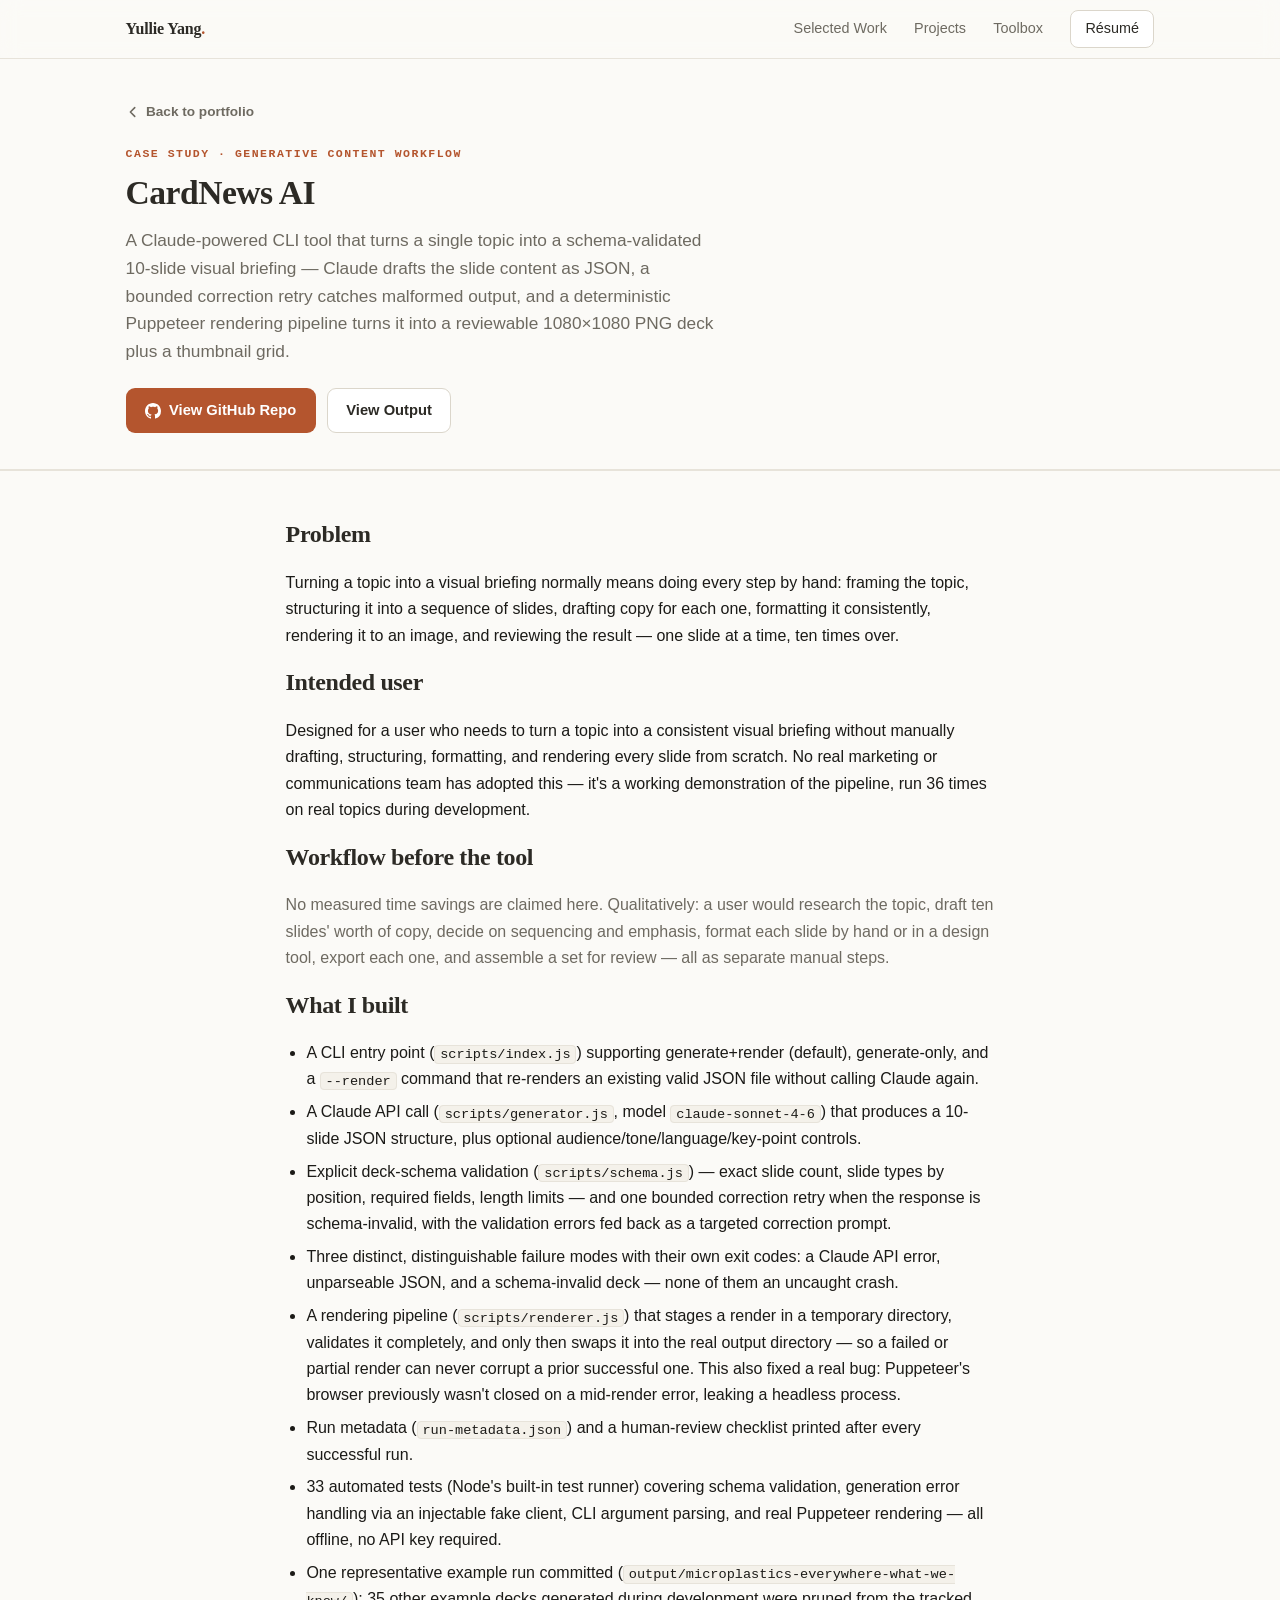
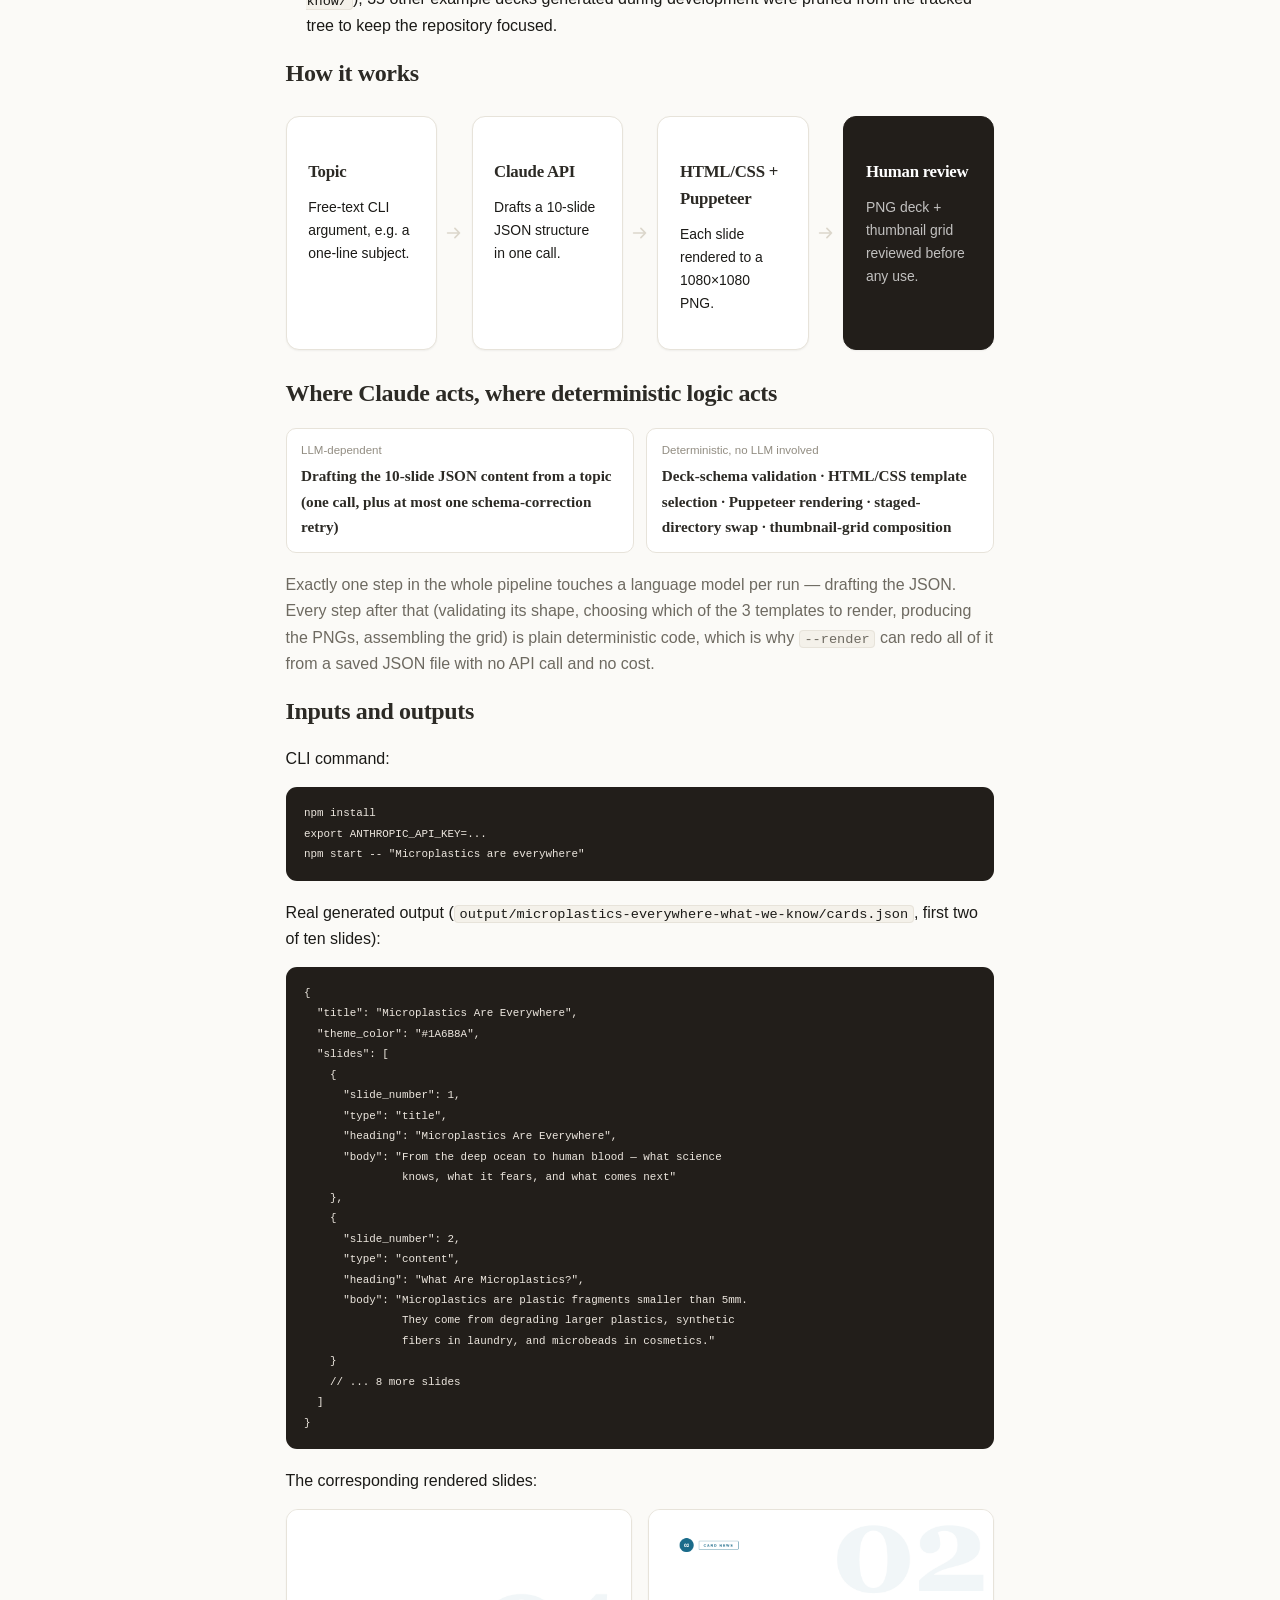
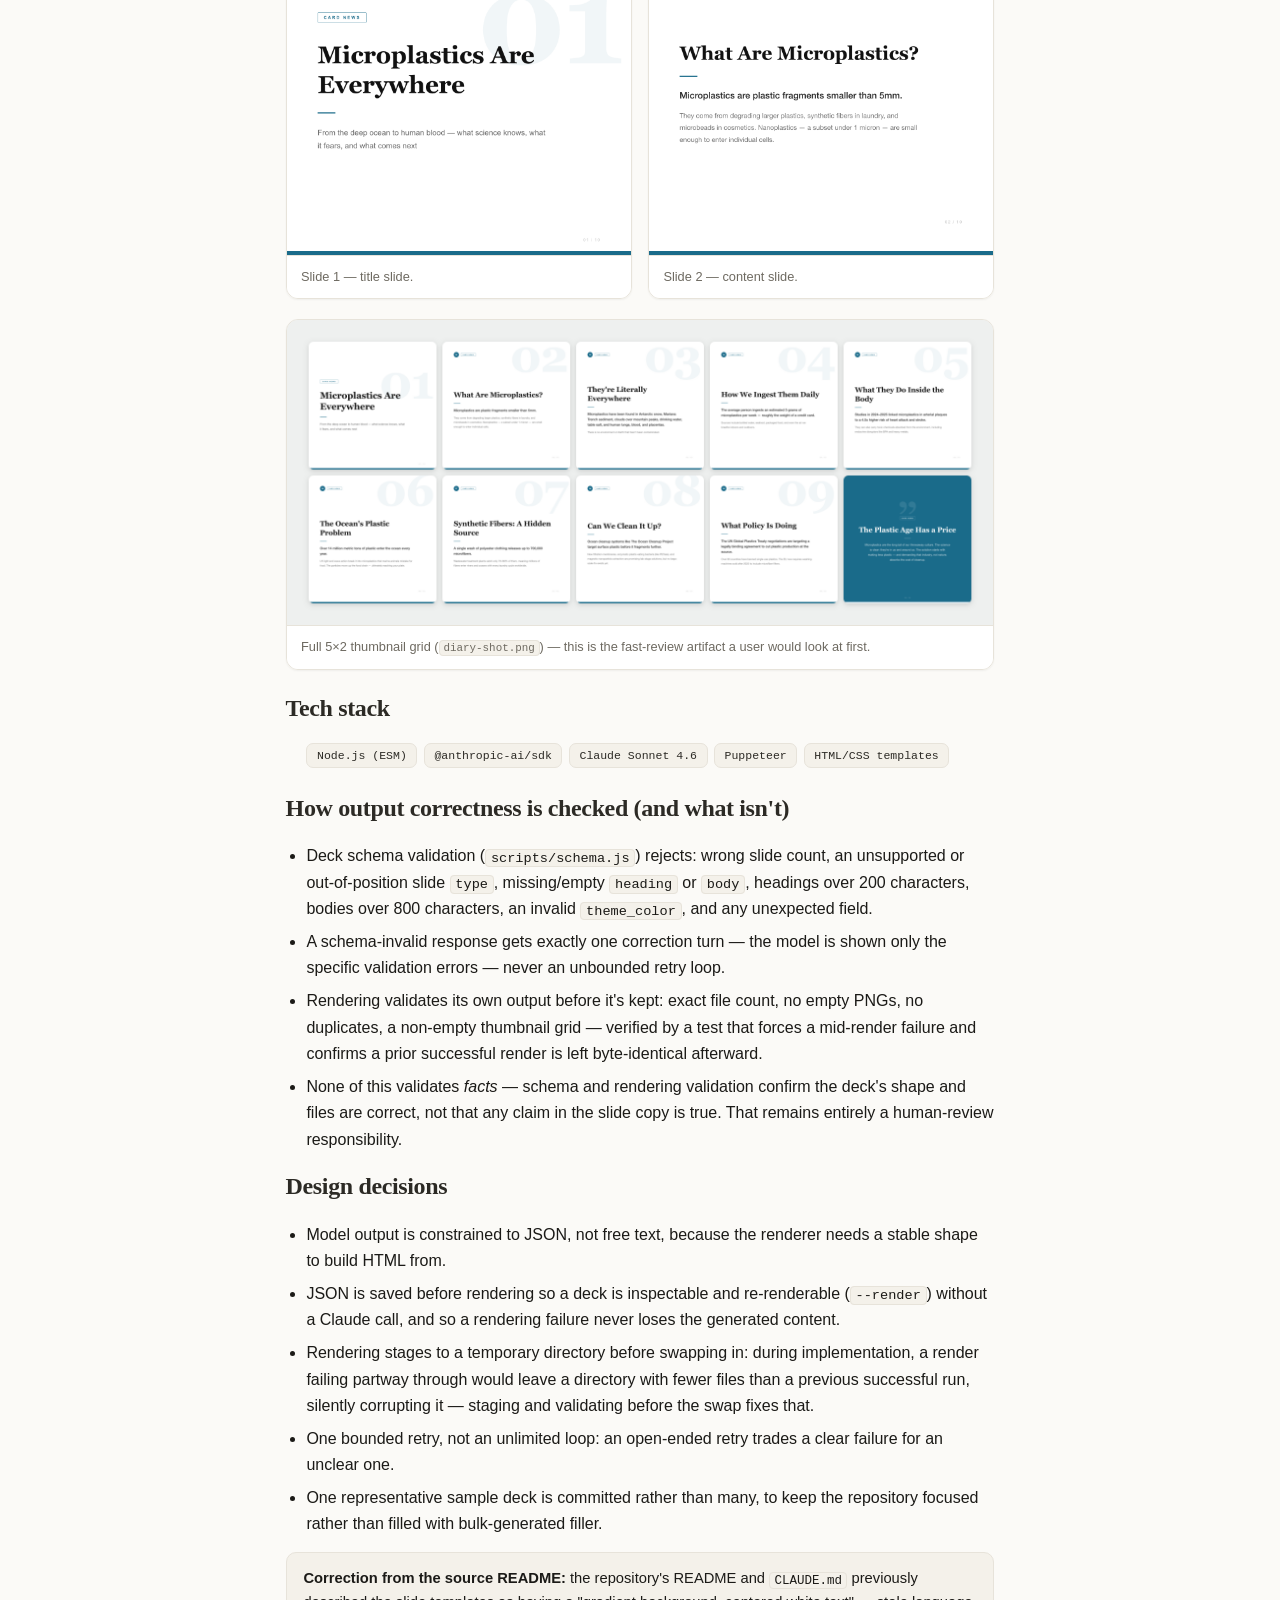
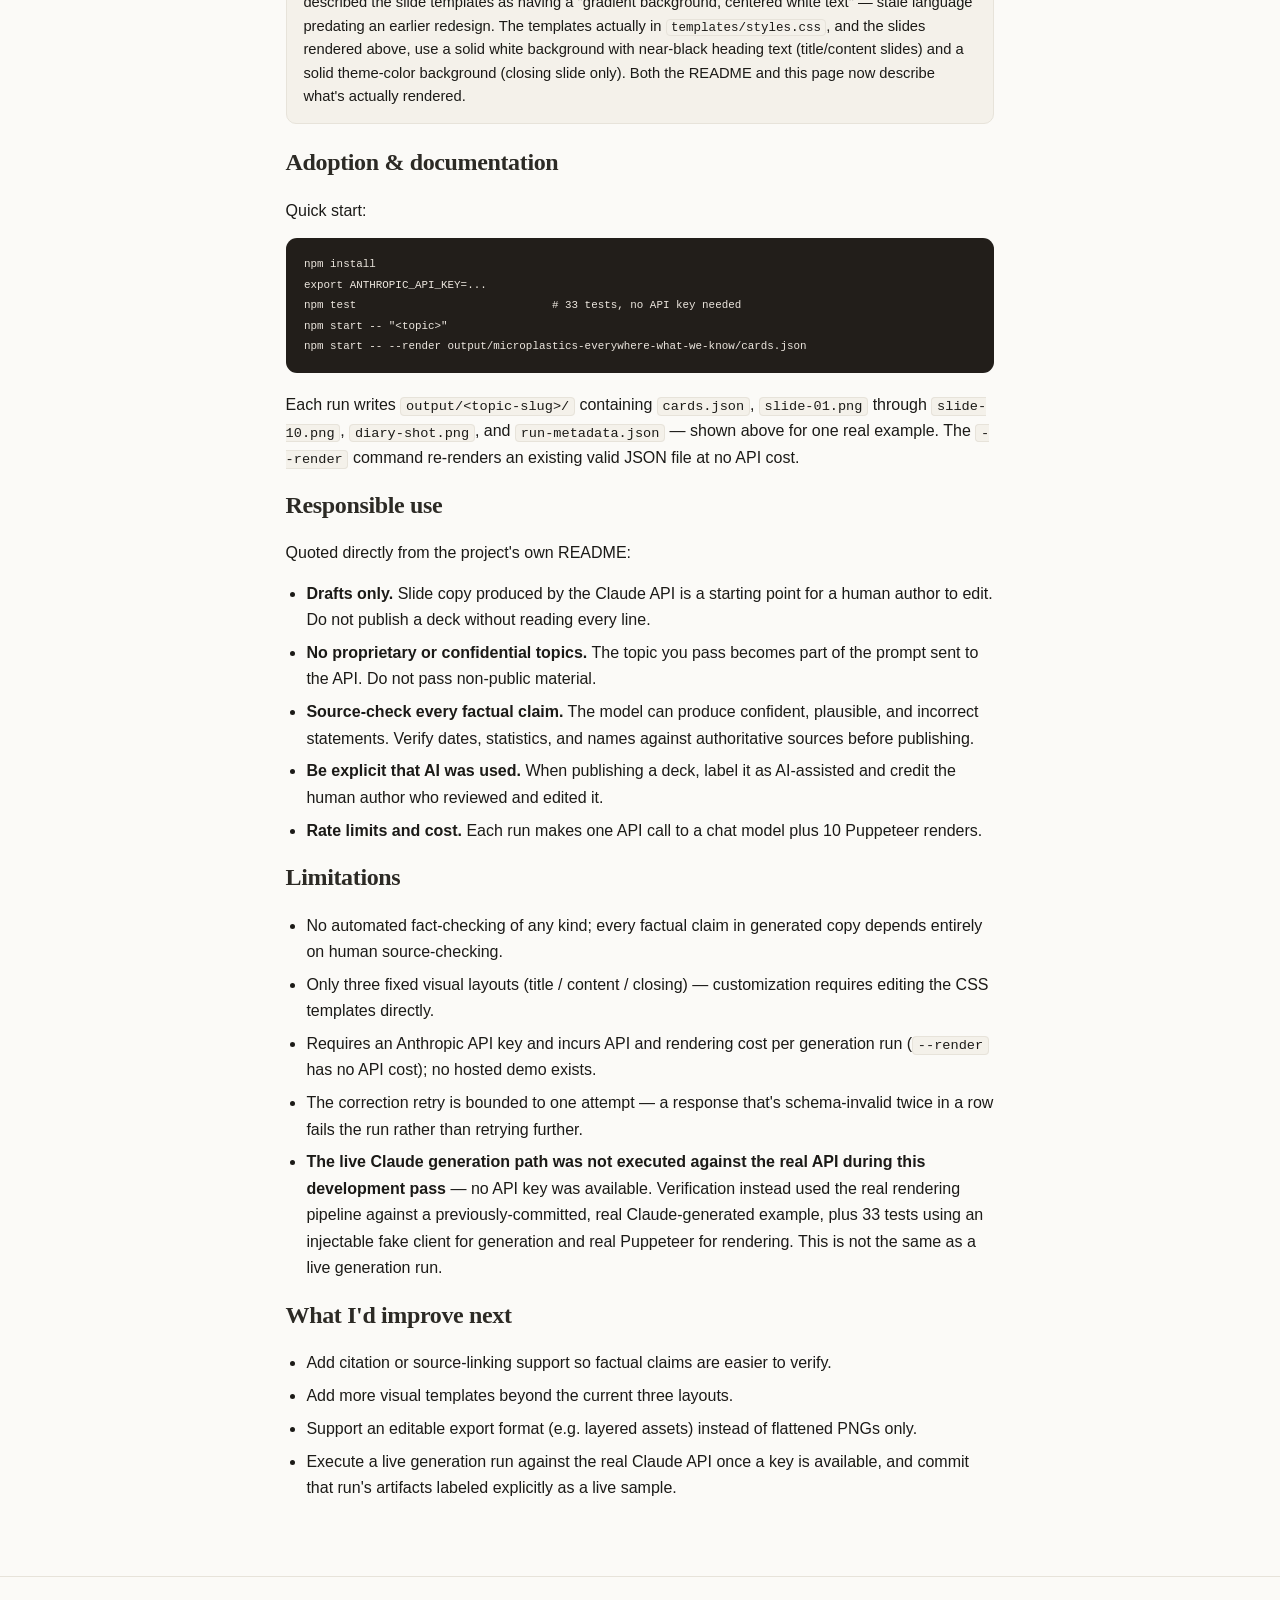
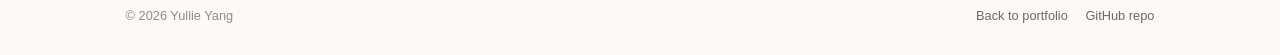
<file: projects/cardnews.html>
<!DOCTYPE html>
<html lang="en">
<head>
  <meta charset="UTF-8">
  <meta name="viewport" content="width=device-width, initial-scale=1">
  <title>CardNews AI — Case Study | Yullie Yang</title>
  <meta name="description" content="Case study: a Claude-powered CLI tool that turns a topic into a structured 10-slide visual briefing, rendered by a deterministic Puppeteer pipeline into a reviewable PNG deck.">
  <link rel="canonical" href="https://yullieyang.github.io/projects/cardnews.html">
  <meta property="og:title" content="CardNews AI — Case Study">
  <meta property="og:description" content="A Claude-powered CLI tool that turns a topic into a structured 10-slide visual briefing, rendered by a deterministic Puppeteer pipeline.">
  <meta property="og:type" content="article">
  <link rel="icon" href="data:image/svg+xml,%3Csvg xmlns='http://www.w3.org/2000/svg' viewBox='0 0 32 32'%3E%3Crect width='32' height='32' rx='7' fill='%23B4552E'/%3E%3Ctext x='16' y='22' font-family='Georgia,serif' font-size='17' fill='%23FBFAF7' text-anchor='middle'%3EY%3C/text%3E%3C/svg%3E">
  <link rel="stylesheet" href="../assets/site.css">
  <style id="page-specific"></style>
</head>
<body>

<nav>
  <div class="wrap nav-inner">
    <span class="brand"><a href="../index.html" style="color:inherit;">Yullie&nbsp;Yang<span class="dot">.</span></a></span>
    <div class="nav-links">
      <a href="../index.html#featured-genai">Selected Work</a>
      <a href="../index.html#projects">Projects</a>
      <a href="../index.html#toolbox">Toolbox</a>
      <a class="nav-cta" href="../files/YullieYangResume.pdf">Résumé</a>
    </div>
  </div>
</nav>

<header class="case-header">
  <div class="wrap">
    <a class="back-link" href="../index.html#featured-genai">
      <svg width="14" height="14" viewBox="0 0 16 16" fill="none" stroke="currentColor" stroke-width="1.8" stroke-linecap="round" stroke-linejoin="round"><path d="M10 3L5 8l5 5"/></svg>
      Back to portfolio
    </a>
    <p class="eyebrow">Case study · Generative content workflow</p>
    <h1>CardNews AI</h1>
    <p class="outcome">A Claude-powered CLI tool that turns a single topic into a schema-validated 10-slide visual briefing — Claude drafts the slide content as JSON, a bounded correction retry catches malformed output, and a deterministic Puppeteer rendering pipeline turns it into a reviewable 1080×1080 PNG deck plus a thumbnail grid.</p>
    <div class="actions">
      <a class="btn btn-primary" href="https://github.com/yullieyang/cardnews">
        <svg viewBox="0 0 16 16" fill="currentColor" aria-hidden="true"><path d="M8 0C3.58 0 0 3.58 0 8c0 3.54 2.29 6.53 5.47 7.59.4.07.55-.17.55-.38 0-.19-.01-.82-.01-1.49-2.01.37-2.53-.49-2.69-.94-.09-.23-.48-.94-.82-1.13-.28-.15-.68-.52-.01-.53.63-.01 1.08.58 1.23.82.72 1.21 1.87.87 2.33.66.07-.52.28-.87.51-1.07-1.78-.2-3.64-.89-3.64-3.95 0-.87.31-1.59.82-2.15-.08-.2-.36-1.02.08-2.12 0 0 .67-.21 2.2.82.64-.18 1.32-.27 2-.27.68 0 1.36.09 2 .27 1.53-1.04 2.2-.82 2.2-.82.44 1.1.16 1.92.08 2.12.51.56.82 1.27.82 2.15 0 3.07-1.87 3.75-3.65 3.95.29.25.54.73.54 1.48 0 1.07-.01 1.93-.01 2.2 0 .21.15.46.55.38A8.01 8.01 0 0 0 16 8c0-4.42-3.58-8-8-8z"/></svg>
        View GitHub Repo
      </a>
      <a class="btn btn-ghost" href="https://github.com/yullieyang/cardnews/tree/main/output/microplastics-everywhere-what-we-know">View Output</a>
    </div>
  </div>
</header>

<section class="case-section">
  <div class="wrap" style="max-width:760px;">

    <h2>Problem</h2>
    <p>Turning a topic into a visual briefing normally means doing every step by hand: framing the topic, structuring it into a sequence of slides, drafting copy for each one, formatting it consistently, rendering it to an image, and reviewing the result — one slide at a time, ten times over.</p>

    <h2>Intended user</h2>
    <p>Designed for a user who needs to turn a topic into a consistent visual briefing without manually drafting, structuring, formatting, and rendering every slide from scratch. No real marketing or communications team has adopted this — it's a working demonstration of the pipeline, run 36 times on real topics during development.</p>

    <h2>Workflow before the tool</h2>
    <p class="muted">No measured time savings are claimed here. Qualitatively: a user would research the topic, draft ten slides' worth of copy, decide on sequencing and emphasis, format each slide by hand or in a design tool, export each one, and assemble a set for review — all as separate manual steps.</p>

    <h2>What I built</h2>
    <ul>
      <li>A CLI entry point (<code>scripts/index.js</code>) supporting generate+render (default), generate-only, and a <code>--render</code> command that re-renders an existing valid JSON file without calling Claude again.</li>
      <li>A Claude API call (<code>scripts/generator.js</code>, model <code>claude-sonnet-4-6</code>) that produces a 10-slide JSON structure, plus optional audience/tone/language/key-point controls.</li>
      <li>Explicit deck-schema validation (<code>scripts/schema.js</code>) — exact slide count, slide types by position, required fields, length limits — and one bounded correction retry when the response is schema-invalid, with the validation errors fed back as a targeted correction prompt.</li>
      <li>Three distinct, distinguishable failure modes with their own exit codes: a Claude API error, unparseable JSON, and a schema-invalid deck — none of them an uncaught crash.</li>
      <li>A rendering pipeline (<code>scripts/renderer.js</code>) that stages a render in a temporary directory, validates it completely, and only then swaps it into the real output directory — so a failed or partial render can never corrupt a prior successful one. This also fixed a real bug: Puppeteer's browser previously wasn't closed on a mid-render error, leaking a headless process.</li>
      <li>Run metadata (<code>run-metadata.json</code>) and a human-review checklist printed after every successful run.</li>
      <li>33 automated tests (Node's built-in test runner) covering schema validation, generation error handling via an injectable fake client, CLI argument parsing, and real Puppeteer rendering — all offline, no API key required.</li>
      <li>One representative example run committed (<code>output/microplastics-everywhere-what-we-know/</code>); 35 other example decks generated during development were pruned from the tracked tree to keep the repository focused.</li>
    </ul>

    <h2>How it works</h2>
    <div class="map" style="margin: 1.5rem 0;">
      <div class="map-node"><h3>Topic</h3><p>Free-text CLI argument, e.g. a one-line subject.</p></div>
      <div class="map-arrow"><svg viewBox="0 0 24 24" fill="none" stroke="currentColor" stroke-width="1.8" stroke-linecap="round" stroke-linejoin="round"><path d="M5 12h13m0 0l-5-5m5 5l-5 5"/></svg></div>
      <div class="map-node"><h3>Claude API</h3><p>Drafts a 10-slide JSON structure in one call.</p></div>
      <div class="map-arrow"><svg viewBox="0 0 24 24" fill="none" stroke="currentColor" stroke-width="1.8" stroke-linecap="round" stroke-linejoin="round"><path d="M5 12h13m0 0l-5-5m5 5l-5 5"/></svg></div>
      <div class="map-node"><h3>HTML/CSS + Puppeteer</h3><p>Each slide rendered to a 1080×1080 PNG.</p></div>
      <div class="map-arrow"><svg viewBox="0 0 24 24" fill="none" stroke="currentColor" stroke-width="1.8" stroke-linecap="round" stroke-linejoin="round"><path d="M5 12h13m0 0l-5-5m5 5l-5 5"/></svg></div>
      <div class="map-node is-target"><h3>Human review</h3><p>PNG deck + thumbnail grid reviewed before any use.</p></div>
    </div>

    <h2>Where Claude acts, where deterministic logic acts</h2>
    <div class="kv-grid">
      <div class="kv-cell"><span class="k">LLM-dependent</span><span class="v" style="font-size:0.95rem;">Drafting the 10-slide JSON content from a topic (one call, plus at most one schema-correction retry)</span></div>
      <div class="kv-cell"><span class="k">Deterministic, no LLM involved</span><span class="v" style="font-size:0.95rem;">Deck-schema validation · HTML/CSS template selection · Puppeteer rendering · staged-directory swap · thumbnail-grid composition</span></div>
    </div>
    <p class="muted">Exactly one step in the whole pipeline touches a language model per run — drafting the JSON. Every step after that (validating its shape, choosing which of the 3 templates to render, producing the PNGs, assembling the grid) is plain deterministic code, which is why <code>--render</code> can redo all of it from a saved JSON file with no API call and no cost.</p>

    <h2>Inputs and outputs</h2>
    <p>CLI command:</p>
    <pre><code>npm install
export ANTHROPIC_API_KEY=...
npm start -- "Microplastics are everywhere"</code></pre>
    <p>Real generated output (<code>output/microplastics-everywhere-what-we-know/cards.json</code>, first two of ten slides):</p>
    <pre><code>{
  "title": "Microplastics Are Everywhere",
  "theme_color": "#1A6B8A",
  "slides": [
    {
      "slide_number": 1,
      "type": "title",
      "heading": "Microplastics Are Everywhere",
      "body": "From the deep ocean to human blood — what science
               knows, what it fears, and what comes next"
    },
    {
      "slide_number": 2,
      "type": "content",
      "heading": "What Are Microplastics?",
      "body": "Microplastics are plastic fragments smaller than 5mm.
               They come from degrading larger plastics, synthetic
               fibers in laundry, and microbeads in cosmetics."
    }
    // ... 8 more slides
  ]
}</code></pre>
    <p>The corresponding rendered slides:</p>
    <div style="display:grid; grid-template-columns: 1fr 1fr; gap: 1rem;">
      <figure class="case-shot">
        <img src="../images/cardnews/slide-01.png" alt="Rendered title slide: Microplastics Are Everywhere, editorial layout with serif headline and numeral watermark">
        <figcaption>Slide 1 — title slide.</figcaption>
      </figure>
      <figure class="case-shot">
        <img src="../images/cardnews/slide-02.png" alt="Rendered content slide: What Are Microplastics, editorial layout with a numbered circle badge, serif headline, lead/support body text, and a numeral watermark">
        <figcaption>Slide 2 — content slide.</figcaption>
      </figure>
    </div>
    <figure class="case-shot">
      <img src="../images/cardnews/diary-shot.png" alt="5 by 2 thumbnail grid of all ten rendered slides for the microplastics topic, editorial layout with serif headlines and numeral watermarks">
      <figcaption>Full 5×2 thumbnail grid (<code>diary-shot.png</code>) — this is the fast-review artifact a user would look at first.</figcaption>
    </figure>

    <h2>Tech stack</h2>
    <ul class="chips">
      <li class="chip">Node.js (ESM)</li>
      <li class="chip">@anthropic-ai/sdk</li>
      <li class="chip">Claude Sonnet 4.6</li>
      <li class="chip">Puppeteer</li>
      <li class="chip">HTML/CSS templates</li>
    </ul>

    <h2>How output correctness is checked (and what isn't)</h2>
    <ul>
      <li>Deck schema validation (<code>scripts/schema.js</code>) rejects: wrong slide count, an unsupported or out-of-position slide <code>type</code>, missing/empty <code>heading</code> or <code>body</code>, headings over 200 characters, bodies over 800 characters, an invalid <code>theme_color</code>, and any unexpected field.</li>
      <li>A schema-invalid response gets exactly one correction turn — the model is shown only the specific validation errors — never an unbounded retry loop.</li>
      <li>Rendering validates its own output before it's kept: exact file count, no empty PNGs, no duplicates, a non-empty thumbnail grid — verified by a test that forces a mid-render failure and confirms a prior successful render is left byte-identical afterward.</li>
      <li>None of this validates <i>facts</i> — schema and rendering validation confirm the deck's shape and files are correct, not that any claim in the slide copy is true. That remains entirely a human-review responsibility.</li>
    </ul>

    <h2>Design decisions</h2>
    <ul>
      <li>Model output is constrained to JSON, not free text, because the renderer needs a stable shape to build HTML from.</li>
      <li>JSON is saved before rendering so a deck is inspectable and re-renderable (<code>--render</code>) without a Claude call, and so a rendering failure never loses the generated content.</li>
      <li>Rendering stages to a temporary directory before swapping in: during implementation, a render failing partway through would leave a directory with fewer files than a previous successful run, silently corrupting it — staging and validating before the swap fixes that.</li>
      <li>One bounded retry, not an unlimited loop: an open-ended retry trades a clear failure for an unclear one.</li>
      <li>One representative sample deck is committed rather than many, to keep the repository focused rather than filled with bulk-generated filler.</li>
    </ul>
    <div class="callout neutral"><b>Correction from the source README:</b> the repository's README and <code>CLAUDE.md</code> previously described the slide templates as having a "gradient background, centered white text" — stale language predating an earlier redesign. The templates actually in <code>templates/styles.css</code>, and the slides rendered above, use a solid white background with near-black heading text (title/content slides) and a solid theme-color background (closing slide only). Both the README and this page now describe what's actually rendered.</div>

    <h2>Adoption &amp; documentation</h2>
    <p>Quick start:</p>
    <pre><code>npm install
export ANTHROPIC_API_KEY=...
npm test                              # 33 tests, no API key needed
npm start -- "&lt;topic&gt;"
npm start -- --render output/microplastics-everywhere-what-we-know/cards.json</code></pre>
    <p>Each run writes <code>output/&lt;topic-slug&gt;/</code> containing <code>cards.json</code>, <code>slide-01.png</code> through <code>slide-10.png</code>, <code>diary-shot.png</code>, and <code>run-metadata.json</code> — shown above for one real example. The <code>--render</code> command re-renders an existing valid JSON file at no API cost.</p>

    <h2>Responsible use</h2>
    <p>Quoted directly from the project's own README:</p>
    <ul>
      <li><b>Drafts only.</b> Slide copy produced by the Claude API is a starting point for a human author to edit. Do not publish a deck without reading every line.</li>
      <li><b>No proprietary or confidential topics.</b> The topic you pass becomes part of the prompt sent to the API. Do not pass non-public material.</li>
      <li><b>Source-check every factual claim.</b> The model can produce confident, plausible, and incorrect statements. Verify dates, statistics, and names against authoritative sources before publishing.</li>
      <li><b>Be explicit that AI was used.</b> When publishing a deck, label it as AI-assisted and credit the human author who reviewed and edited it.</li>
      <li><b>Rate limits and cost.</b> Each run makes one API call to a chat model plus 10 Puppeteer renders.</li>
    </ul>

    <h2>Limitations</h2>
    <ul>
      <li>No automated fact-checking of any kind; every factual claim in generated copy depends entirely on human source-checking.</li>
      <li>Only three fixed visual layouts (title / content / closing) — customization requires editing the CSS templates directly.</li>
      <li>Requires an Anthropic API key and incurs API and rendering cost per generation run (<code>--render</code> has no API cost); no hosted demo exists.</li>
      <li>The correction retry is bounded to one attempt — a response that's schema-invalid twice in a row fails the run rather than retrying further.</li>
      <li><b>The live Claude generation path was not executed against the real API during this development pass</b> — no API key was available. Verification instead used the real rendering pipeline against a previously-committed, real Claude-generated example, plus 33 tests using an injectable fake client for generation and real Puppeteer for rendering. This is not the same as a live generation run.</li>
    </ul>

    <h2>What I'd improve next</h2>
    <ul>
      <li>Add citation or source-linking support so factual claims are easier to verify.</li>
      <li>Add more visual templates beyond the current three layouts.</li>
      <li>Support an editable export format (e.g. layered assets) instead of flattened PNGs only.</li>
      <li>Execute a live generation run against the real Claude API once a key is available, and commit that run's artifacts labeled explicitly as a live sample.</li>
    </ul>

  </div>
</section>

<footer>
  <div class="wrap" style="display:flex; flex-wrap:wrap; gap:0.5rem 1.4rem; justify-content:space-between; align-items:center; width:100%;">
    <span>&copy; <span id="year"></span> Yullie Yang</span>
    <span class="foot-links">
      <a href="../index.html">Back to portfolio</a>
      <a href="https://github.com/yullieyang/cardnews">GitHub repo</a>
    </span>
  </div>
</footer>

<script>document.getElementById('year').textContent = new Date().getFullYear();</script>

</body>
</html>
</file>
<file: assets/site.css>
:root {
      --paper:   #FBFAF7;
      --paper-2: #F4F1EA;
      --card:    #FFFFFF;
      --ink:     #1B1A17;
      --ink-2:   #2C2A25;
      --muted:   #6E6A61;
      --faint:   #928D82;
      --line:    #E7E3DA;
      --line-2:  #DBD6CB;
      --accent:  #B4552E;
      --accent-deep: #8E3F1F;
      --accent-soft: rgba(180, 85, 46, 0.09);
      --wrap: 1080px;
      --serif: Georgia, "Times New Roman", "Iowan Old Style", serif;
      --sans: -apple-system, BlinkMacSystemFont, "Segoe UI", Roboto, "Helvetica Neue", Arial, sans-serif;
      --mono: ui-monospace, SFMono-Regular, "SF Mono", Menlo, Consolas, monospace;
      --shadow-sm: 0 1px 2px rgba(27, 26, 23, 0.05);
      --shadow-md: 0 14px 34px -18px rgba(27, 26, 23, 0.30);
    }

    * { box-sizing: border-box; }
    html { scroll-behavior: smooth; }
    body {
      margin: 0;
      font-family: var(--sans);
      font-size: 16px;
      line-height: 1.6;
      color: var(--ink);
      background: var(--paper);
      -webkit-font-smoothing: antialiased;
      text-rendering: optimizeLegibility;
    }
    a { color: var(--accent-deep); text-decoration: none; }
    a:hover { color: var(--accent); }

    h1, h2, h3 { font-family: var(--serif); color: var(--ink-2); font-weight: 700; letter-spacing: -0.015em; overflow-wrap: break-word; }
    body { overflow-x: hidden; }

    .wrap { max-width: var(--wrap); margin: 0 auto; padding: 0 1.6rem; }
    @media (max-width: 440px) { .wrap { padding: 0 1.15rem; } .hero h1 { font-size: 1.95rem; } .section { padding: 3.5rem 0; } }

    .eyebrow {
      font-family: var(--mono);
      font-size: 0.72rem;
      font-weight: 600;
      letter-spacing: 0.13em;
      text-transform: uppercase;
      color: var(--accent);
      margin: 0 0 0.9rem;
    }
    .section { padding: 5rem 0; border-top: 1px solid var(--line); }
    .section-head { max-width: 640px; margin: 0 0 2.4rem; }
    .section-head h2 { font-size: 1.9rem; line-height: 1.15; margin: 0 0 0.6rem; }
    .section-head p { color: var(--muted); font-size: 1.02rem; margin: 0; }

    /* ---------- nav ---------- */
    nav {
      position: sticky; top: 0; z-index: 50;
      background: rgba(251, 250, 247, 0.82);
      backdrop-filter: saturate(180%) blur(10px);
      -webkit-backdrop-filter: saturate(180%) blur(10px);
      border-bottom: 1px solid var(--line);
    }
    .nav-inner { display: flex; align-items: center; justify-content: space-between; height: 58px; }
    .brand { font-family: var(--serif); font-weight: 700; font-size: 1rem; color: var(--ink-2); letter-spacing: -0.01em; }
    .brand .dot { color: var(--accent); }
    .nav-links { display: flex; align-items: center; gap: 1.7rem; }
    .nav-links a { font-size: 0.9rem; color: var(--muted); font-weight: 500; }
    .nav-links a:hover { color: var(--ink); }
    .nav-links .nav-cta {
      color: var(--ink-2); border: 1px solid var(--line-2); border-radius: 8px;
      padding: 0.42rem 0.9rem; background: var(--card);
    }
    .nav-links .nav-cta:hover { border-color: var(--accent); color: var(--accent-deep); }
    @media (max-width: 720px) { .nav-links a:not(.nav-cta) { display: none; } }

    /* ---------- hero ---------- */
    .hero { position: relative; padding: 5.5rem 0 4.5rem; overflow: hidden; }
    .hero::before {
      content: ""; position: absolute; inset: 0;
      background: radial-gradient(120% 90% at 12% -10%, rgba(180, 85, 46, 0.06), transparent 60%);
      pointer-events: none;
    }
    .hero-grid { position: relative; display: grid; grid-template-columns: 1fr auto; gap: 3rem; align-items: center; }
    .hero h1 { font-size: 2.85rem; line-height: 1.13; margin: 0 0 1.3rem; max-width: 15ch; }
    .hero h1 .hl { color: var(--accent-deep); }
    .hero-sub { font-size: 1.13rem; line-height: 1.6; color: var(--muted); max-width: 52ch; margin: 0 0 2rem; }
    .hero-photo {
      width: 132px; height: 132px; border-radius: 50%; object-fit: cover;
      border: 3px solid var(--card); box-shadow: 0 6px 22px -8px rgba(27,26,23,0.35), 0 0 0 1px var(--line-2);
    }
    @media (max-width: 780px) {
      .hero-grid { grid-template-columns: 1fr; gap: 1.8rem; }
      .hero-photo { width: 96px; height: 96px; order: -1; }
      .hero h1 { font-size: 2.15rem; }
    }

    .btn-row { display: flex; flex-wrap: wrap; gap: 0.7rem; margin-bottom: 2.2rem; }
    .btn {
      display: inline-flex; align-items: center; gap: 0.5rem;
      font-size: 0.92rem; font-weight: 600; font-family: var(--sans);
      padding: 0.62rem 1.15rem; border-radius: 9px; border: 1px solid transparent;
      transition: transform 0.14s ease, background 0.14s ease, border-color 0.14s ease, color 0.14s ease;
    }
    .btn svg { width: 16px; height: 16px; }
    .btn-primary { background: var(--accent); color: #fff; }
    .btn-primary:hover { background: var(--accent-deep); color: #fff; transform: translateY(-1px); }
    .btn-ghost { background: var(--card); color: var(--ink-2); border-color: var(--line-2); }
    .btn-ghost:hover { border-color: var(--accent); color: var(--accent-deep); transform: translateY(-1px); }

    .cred-row { display: flex; flex-wrap: wrap; gap: 0.5rem; align-items: center; }
    .cred-row .lbl { font-family: var(--mono); font-size: 0.68rem; letter-spacing: 0.1em; text-transform: uppercase; color: var(--faint); margin-right: 0.3rem; }
    .cred {
      font-size: 0.8rem; font-weight: 600; color: var(--ink-2);
      background: var(--card); border: 1px solid var(--line-2);
      padding: 0.34rem 0.72rem; border-radius: 999px;
    }

    /* ---------- pillars ---------- */
    .grid-3 { display: grid; grid-template-columns: repeat(auto-fit, minmax(270px, 1fr)); gap: 1.1rem; }
    .pillar {
      background: var(--card); border: 1px solid var(--line); border-radius: 14px;
      padding: 1.5rem 1.5rem 1.6rem; box-shadow: var(--shadow-sm);
      transition: transform 0.16s ease, box-shadow 0.16s ease, border-color 0.16s ease;
    }
    .pillar:hover { transform: translateY(-3px); box-shadow: var(--shadow-md); border-color: var(--line-2); }
    .pillar-ic {
      width: 42px; height: 42px; border-radius: 11px; display: flex; align-items: center; justify-content: center;
      background: var(--accent-soft); color: var(--accent-deep); margin-bottom: 1rem;
    }
    .pillar-ic svg { width: 22px; height: 22px; }
    .pillar h3 { font-size: 1.16rem; margin: 0 0 0.5rem; }
    .pillar p { color: var(--muted); font-size: 0.94rem; margin: 0 0 1.1rem; }

    .chips { display: flex; flex-wrap: wrap; gap: 0.4rem; padding: 0; margin: 0; list-style: none; }
    .chip {
      font-family: var(--mono); font-size: 0.72rem; line-height: 1;
      padding: 0.36rem 0.6rem; border-radius: 7px;
      color: var(--ink-2); background: var(--paper-2); border: 1px solid var(--line);
      white-space: nowrap;
    }

    /* ---------- career map ---------- */
    .map { display: flex; flex-direction: column; gap: 0.4rem; }
    .map-node {
      background: var(--card); border: 1px solid var(--line); border-radius: 13px;
      padding: 1.25rem 1.35rem; flex: 1; box-shadow: var(--shadow-sm);
      display: flex; flex-direction: column;
    }
    .map-node .step { font-family: var(--mono); font-size: 0.68rem; letter-spacing: 0.08em; text-transform: uppercase; color: var(--faint); margin-bottom: 0.5rem; }
    .map-node h3 { font-size: 1.04rem; margin: 0 0 0.15rem; }
    .map-node .domain { font-size: 0.82rem; color: var(--accent-deep); font-weight: 600; margin: 0 0 0.7rem; }
    .map-node .kw { display: flex; flex-wrap: wrap; gap: 0.3rem; margin-bottom: 0.75rem; }
    .map-node .kw span { font-family: var(--mono); font-size: 0.68rem; color: var(--muted); background: var(--paper-2); border: 1px solid var(--line); border-radius: 6px; padding: 0.22rem 0.45rem; }
    .map-node p { font-size: 0.87rem; line-height: 1.5; color: var(--muted); margin: auto 0 0; }
    .map-node.is-target { background: #221E1A; border-color: #221E1A; }
    .map-node.is-target .step { color: rgba(255,255,255,0.5); }
    .map-node.is-target h3 { color: #fff; }
    .map-node.is-target .domain { color: #E9A17C; }
    .map-node.is-target .kw span { color: #EDE7DF; background: rgba(255,255,255,0.08); border-color: rgba(255,255,255,0.14); }
    .map-node.is-target p { color: rgba(255,255,255,0.72); }
    .map-arrow { align-self: center; color: var(--line-2); flex: 0 0 auto; display: flex; }
    .map-arrow svg { width: 22px; height: 22px; transform: rotate(90deg); }
    @media (min-width: 900px) {
      .map { flex-direction: row; align-items: stretch; }
      .map-arrow svg { transform: none; }
    }

    /* ---------- featured projects ---------- */
    .grid-2 { display: grid; grid-template-columns: 1fr; gap: 1.3rem; }
    @media (min-width: 780px) { .grid-2 { grid-template-columns: repeat(2, 1fr); } }
    .pcard {
      display: flex; flex-direction: column; background: var(--card);
      border: 1px solid var(--line); border-radius: 16px; overflow: hidden;
      box-shadow: var(--shadow-sm);
      transition: transform 0.16s ease, box-shadow 0.16s ease, border-color 0.16s ease;
    }
    .pcard:hover { transform: translateY(-3px); box-shadow: var(--shadow-md); border-color: var(--line-2); }
    .pcard-media { background: linear-gradient(160deg, #FCFBF8 0%, #F2EFE8 100%); border-bottom: 1px solid var(--line); padding: 1.1rem 1.3rem 0.5rem; }
    .pcard-media svg { width: 100%; height: auto; display: block; }
    .pcard-head { padding: 1.35rem 1.4rem 1rem; }
    .pcard-body { padding: 1.2rem 1.4rem 1.5rem; display: flex; flex-direction: column; flex: 1; }
    .pcard .cat { font-family: var(--mono); font-size: 0.68rem; font-weight: 600; letter-spacing: 0.1em; text-transform: uppercase; color: var(--accent); margin: 0 0 0.45rem; }
    .pcard h3 { font-size: 1.24rem; margin: 0 0 0.5rem; line-height: 1.2; }
    .pcard .oneline { font-size: 0.95rem; color: var(--ink); margin: 0; line-height: 1.5; font-weight: 500; }
    .pcard .summary { font-size: 0.92rem; color: var(--muted); margin: 0 0 1.1rem; line-height: 1.6; }
    .pcard .evals { font-size: 0.95rem; color: var(--ink); margin: 0 0 1rem; line-height: 1.5; }
    .pcard .chips { margin-bottom: 1.1rem; }
    .pcard .why {
      font-size: 0.88rem; color: var(--muted); line-height: 1.5;
      border-left: 2px solid var(--accent); padding-left: 0.85rem; margin: 0 0 1.25rem;
    }
    .pcard .why b { color: var(--ink-2); font-weight: 600; font-family: var(--mono); font-size: 0.66rem; letter-spacing: 0.09em; text-transform: uppercase; display: block; margin-bottom: 0.25rem; }
    .pcard .actions { display: flex; flex-wrap: wrap; gap: 0.6rem; margin-top: auto; }
    .pcard .actions .btn { font-size: 0.85rem; padding: 0.5rem 0.95rem; }
    .bridge-line { font-size: 0.88rem; color: var(--muted); margin: 1.6rem 0 0; text-align: center; }
    .bridge-line a { font-weight: 600; }

    /* ---------- featured project cards (real screenshots, consistent ratio) ---------- */
    .pcard-shot { background: var(--paper-2); border-bottom: 1px solid var(--line); aspect-ratio: 2.35 / 1; overflow: hidden; }
    .pcard-shot img { width: 100%; height: 100%; object-fit: cover; display: block; }
    .pcard-shot.pos-top img { object-position: top; }
    .mock-note {
      font-size: 0.82rem; line-height: 1.5; color: var(--accent-deep);
      background: rgba(180, 85, 46, 0.08); border: 1px solid rgba(180, 85, 46, 0.25);
      border-radius: 9px; padding: 0.65rem 0.85rem; margin: 0 0 1rem;
    }
    .mock-note b { font-weight: 700; }
    .workflow-compare { display: grid; grid-template-columns: 1fr; gap: 0.6rem; margin: 0 0 1.15rem; }
    @media (min-width: 480px) { .workflow-compare { grid-template-columns: 1fr 1fr; } }
    .workflow-step {
      background: var(--paper-2); border: 1px solid var(--line); border-radius: 10px;
      padding: 0.75rem 0.85rem; font-size: 0.83rem; line-height: 1.5; color: var(--muted);
    }
    .workflow-step .lbl {
      display: block; font-family: var(--mono); font-size: 0.64rem; letter-spacing: 0.09em;
      text-transform: uppercase; color: var(--faint); margin-bottom: 0.35rem;
    }
    .workflow-step.after .lbl { color: var(--accent-deep); }
    .pcard .stack { font-size: 0.8rem; color: var(--faint); font-family: var(--mono); margin: 0 0 1.1rem; }

    /* ---------- environments (high-stakes) ---------- */
    .band { background: var(--paper-2); border-top: 1px solid var(--line); }
    .band .lead { font-family: var(--serif); font-size: 1.5rem; line-height: 1.4; color: var(--ink-2); max-width: 46ch; margin: 0 0 2.4rem; letter-spacing: -0.01em; }
    .band .lead .hl { color: var(--accent-deep); }
    .env {
      background: var(--card); border: 1px solid var(--line); border-radius: 13px;
      padding: 1.4rem 1.45rem; box-shadow: var(--shadow-sm);
    }
    .env .org { font-family: var(--mono); font-size: 0.68rem; letter-spacing: 0.08em; text-transform: uppercase; color: var(--accent); margin-bottom: 0.55rem; }
    .env h3 { font-size: 1.08rem; margin: 0 0 0.5rem; }
    .env p { font-size: 0.9rem; color: var(--muted); line-height: 1.55; margin: 0; }

    /* ---------- toolbox ---------- */
    .tools { display: grid; grid-template-columns: repeat(auto-fit, minmax(280px, 1fr)); gap: 1rem; }
    .tool {
      background: var(--card); border: 1px solid var(--line); border-radius: 13px;
      padding: 1.2rem 1.3rem 1.35rem; box-shadow: var(--shadow-sm);
    }
    .tool h3 { font-family: var(--sans); font-size: 0.78rem; letter-spacing: 0.06em; text-transform: uppercase; color: var(--faint); font-weight: 700; margin: 0 0 0.85rem; }

    /* ---------- case-study pages ---------- */
    .case-header { padding: 2.6rem 0 2.2rem; border-bottom: 1px solid var(--line); }
    .back-link { display: inline-flex; align-items: center; gap: 0.4rem; font-size: 0.85rem; color: var(--muted); font-weight: 600; margin-bottom: 1.4rem; }
    .back-link:hover { color: var(--accent-deep); }
    .case-header .eyebrow { margin-bottom: 0.7rem; }
    .case-header h1 { font-size: 2.1rem; line-height: 1.15; margin: 0 0 0.9rem; max-width: 32ch; }
    .case-header .outcome { font-size: 1.08rem; color: var(--muted); max-width: 62ch; line-height: 1.6; margin: 0 0 1.4rem; }
    .case-header .actions { display: flex; flex-wrap: wrap; gap: 0.7rem; }

    .case-section { padding: 2.8rem 0; border-top: 1px solid var(--line); }
    .case-section h2 { font-size: 1.5rem; margin: 0 0 1rem; }
    .case-section h3 { font-size: 1.05rem; margin: 1.4rem 0 0.6rem; color: var(--ink-2); }
    .case-section p { color: var(--ink); line-height: 1.65; margin: 0 0 0.9rem; }
    .case-section p.muted { color: var(--muted); }
    .case-section ul, .case-section ol { margin: 0 0 0.9rem; padding-left: 1.3rem; color: var(--ink); line-height: 1.65; }
    .case-section li { margin-bottom: 0.4rem; }

    code { font-family: var(--mono); font-size: 0.85em; background: var(--paper-2); border: 1px solid var(--line); border-radius: 4px; padding: 0.05em 0.35em; }
    pre {
      background: #221E1A; color: #EDE7DF; border-radius: 11px; padding: 1rem 1.15rem;
      overflow-x: auto; font-family: var(--mono); font-size: 0.8rem; line-height: 1.6; margin: 0 0 1.2rem;
    }
    pre code { background: none; border: none; padding: 0; color: inherit; }

    .kv-grid { display: grid; grid-template-columns: repeat(auto-fit, minmax(150px, 1fr)); gap: 0.8rem; margin: 0 0 1.2rem; }
    .kv-cell { background: var(--card); border: 1px solid var(--line); border-radius: 10px; padding: 0.75rem 0.9rem; }
    .kv-cell .k { display: block; font-size: 0.72rem; color: var(--faint); margin-bottom: 0.2rem; }
    .kv-cell .v { font-size: 1.15rem; font-weight: 700; color: var(--ink-2); font-family: var(--serif); }

    .case-shot { margin: 0 0 1.2rem; border: 1px solid var(--line); border-radius: 12px; overflow: hidden; box-shadow: var(--shadow-sm); }
    .case-shot img { width: 100%; height: auto; display: block; }
    .case-shot figcaption { padding: 0.7rem 0.9rem; font-size: 0.8rem; color: var(--muted); background: var(--card); border-top: 1px solid var(--line); }

    .callout { border-radius: 10px; padding: 0.9rem 1.05rem; margin: 0 0 1.2rem; font-size: 0.92rem; line-height: 1.6; }
    .callout.amber { background: rgba(180, 85, 46, 0.08); border: 1px solid rgba(180, 85, 46, 0.25); color: var(--accent-deep); }
    .callout.neutral { background: var(--paper-2); border: 1px solid var(--line); color: var(--ink); }
    .callout b { color: inherit; }

    /* ---------- more / secondary ---------- */
    .more-strip { display: flex; flex-wrap: wrap; gap: 1.4rem; margin-top: 1.6rem; padding-top: 1.6rem; border-top: 1px dashed var(--line-2); }
    .more-item { flex: 1 1 260px; }
    .more-item a { font-weight: 600; }
    .more-item p { font-size: 0.85rem; color: var(--muted); margin: 0.2rem 0 0; }

    /* ---------- contact / footer ---------- */
    .contact { text-align: center; }
    .contact h2 { font-size: 2rem; margin: 0 0 0.8rem; }
    .contact p { color: var(--muted); max-width: 46ch; margin: 0 auto 1.8rem; }
    .contact .btn-row { justify-content: center; }
    .contact .loc { font-family: var(--mono); font-size: 0.78rem; color: var(--faint); margin-top: 1.6rem; }
    footer {
      border-top: 1px solid var(--line); padding: 1.8rem 0; margin-top: 1rem;
      color: var(--faint); font-size: 0.8rem;
      display: flex; flex-wrap: wrap; gap: 0.5rem 1.4rem; justify-content: space-between; align-items: center;
    }
    footer a { color: var(--muted); }
    footer .foot-links { display: flex; flex-wrap: wrap; gap: 1.1rem; }

    @media (prefers-reduced-motion: reduce) {
      html { scroll-behavior: auto; }
      * { transition: none !important; }
    }
</file>
